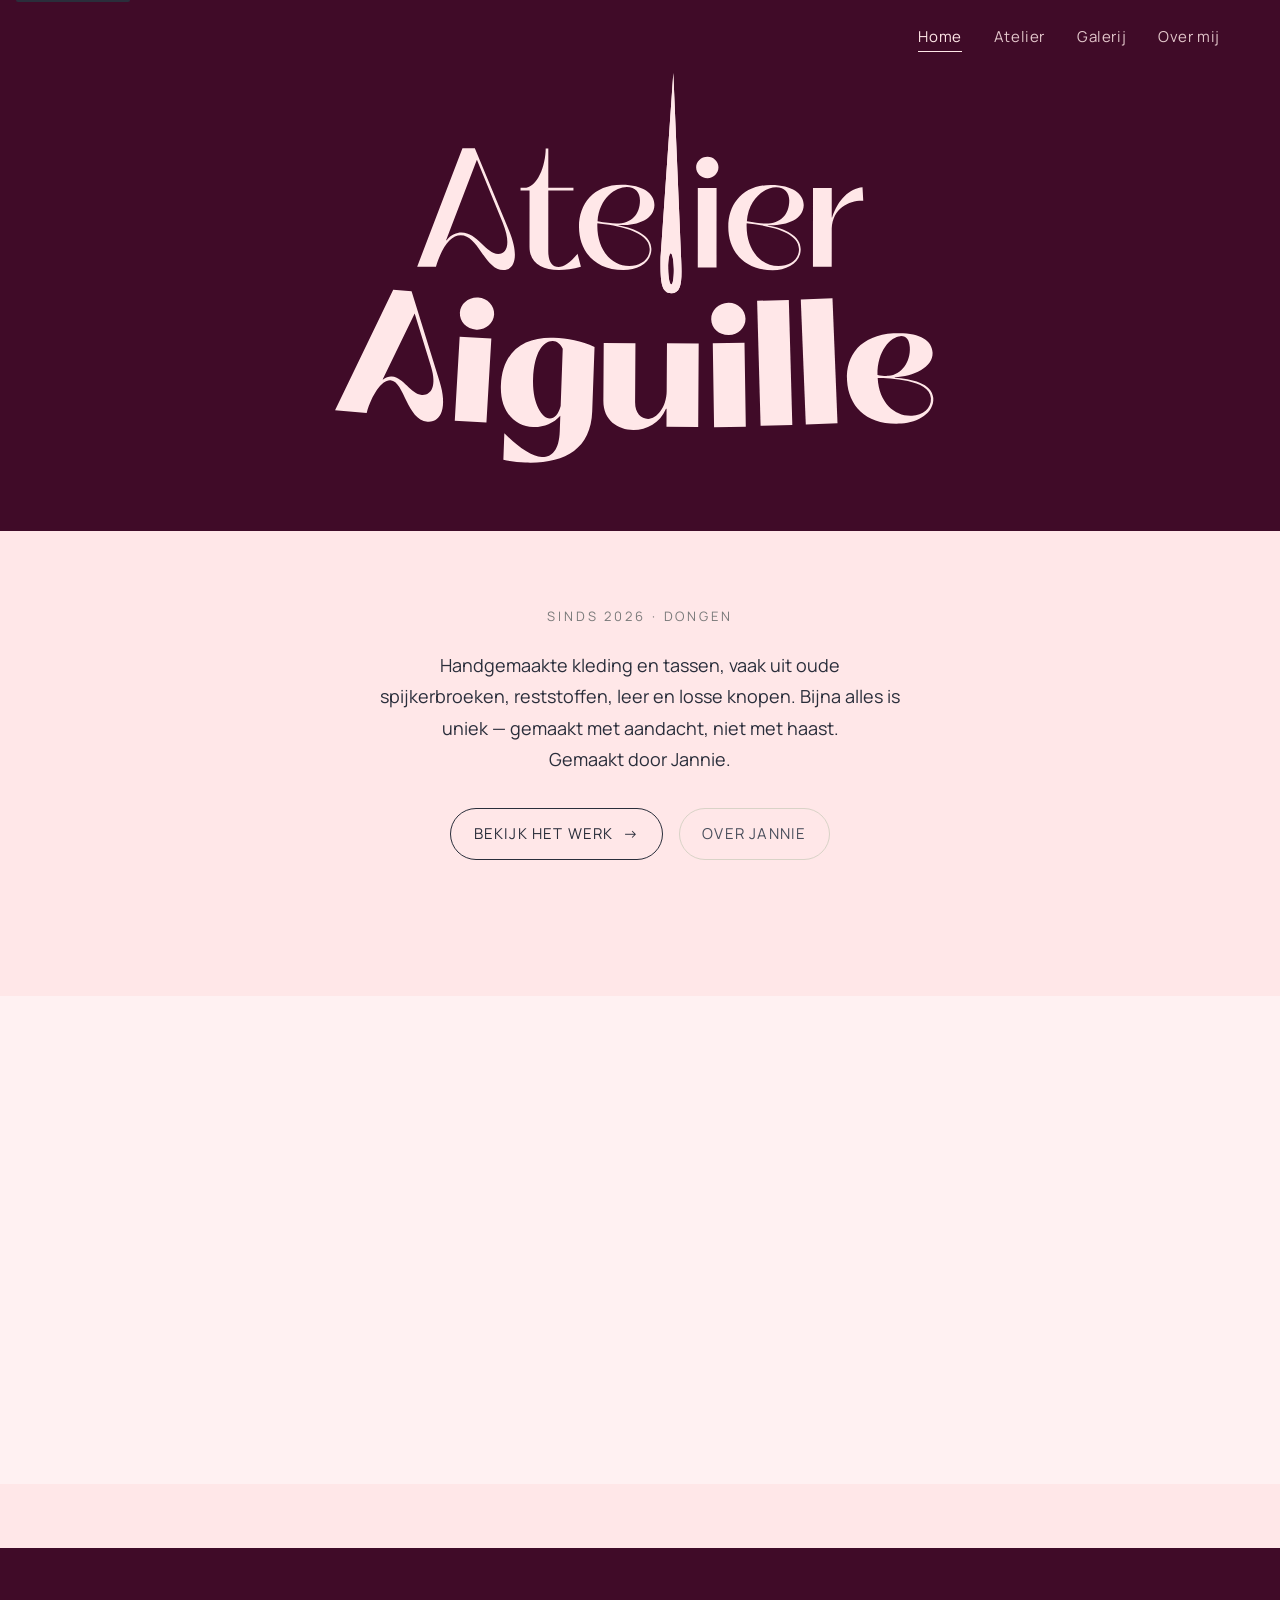
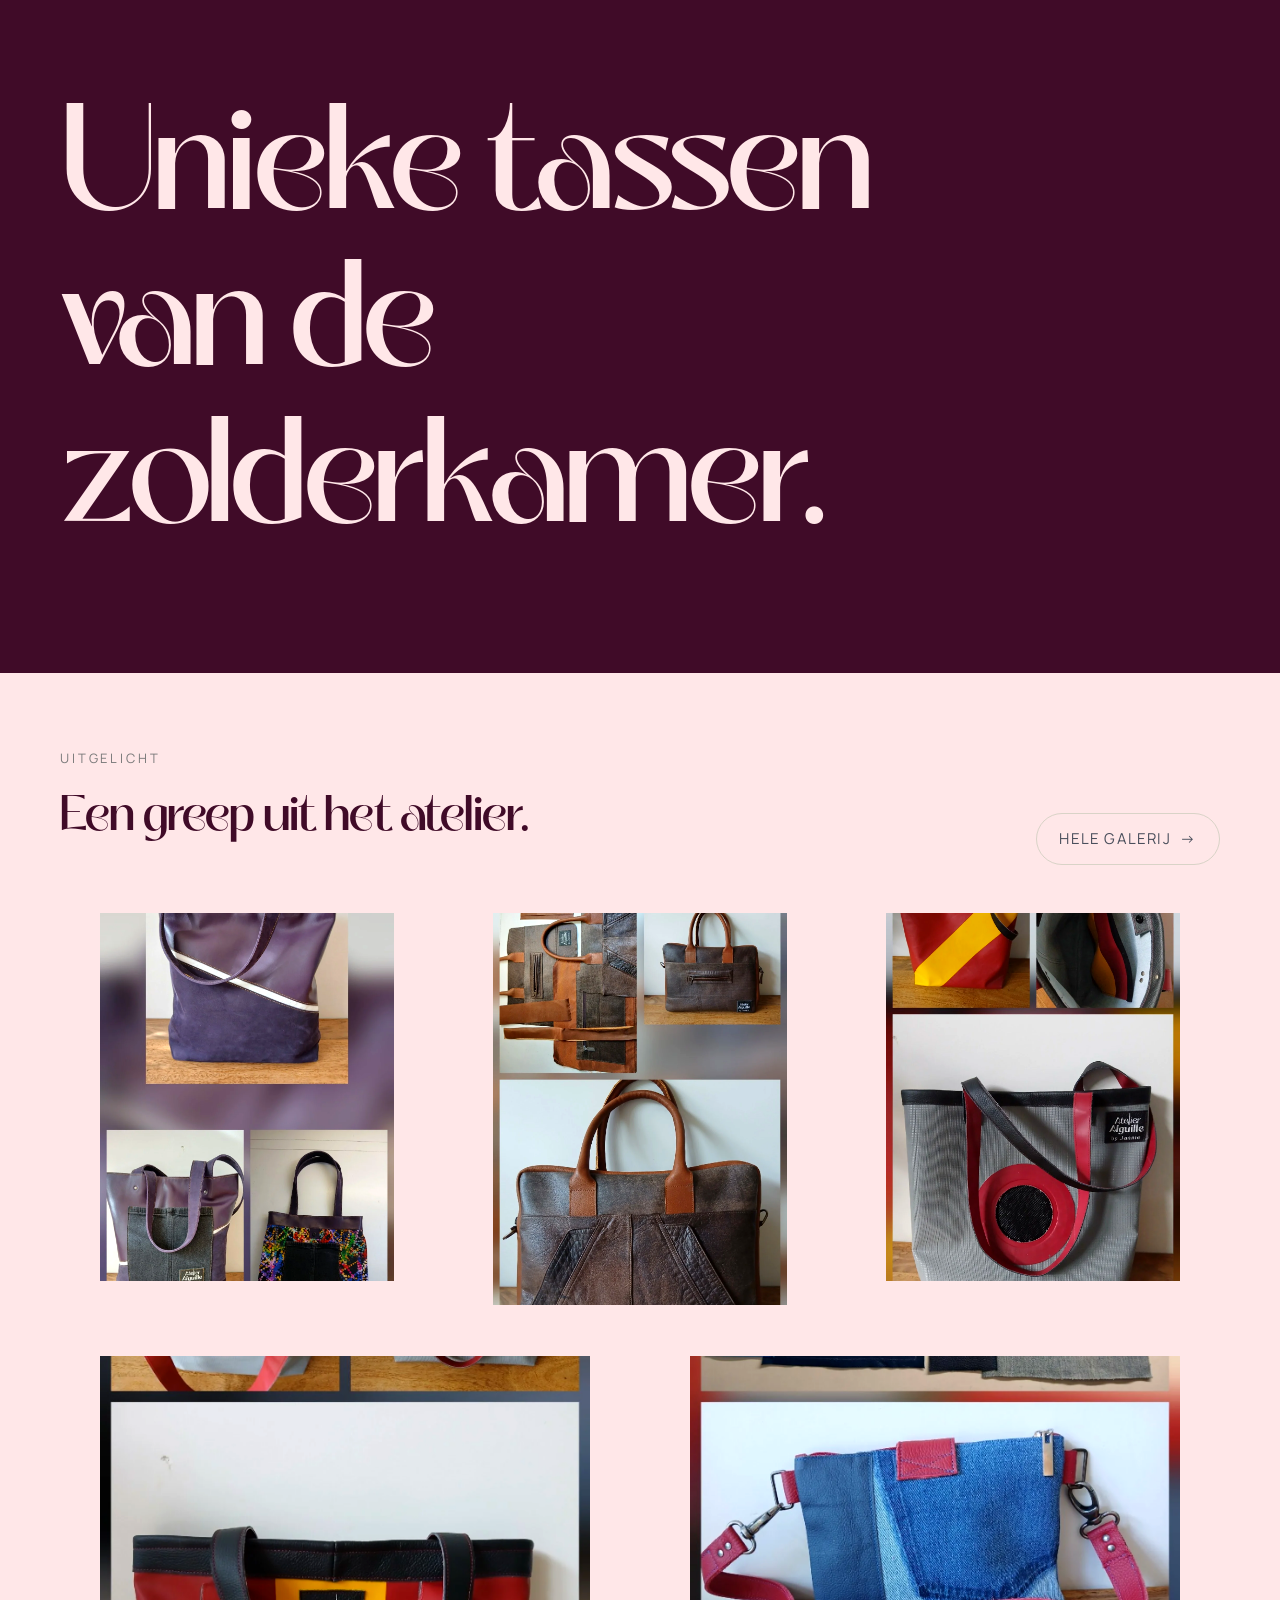
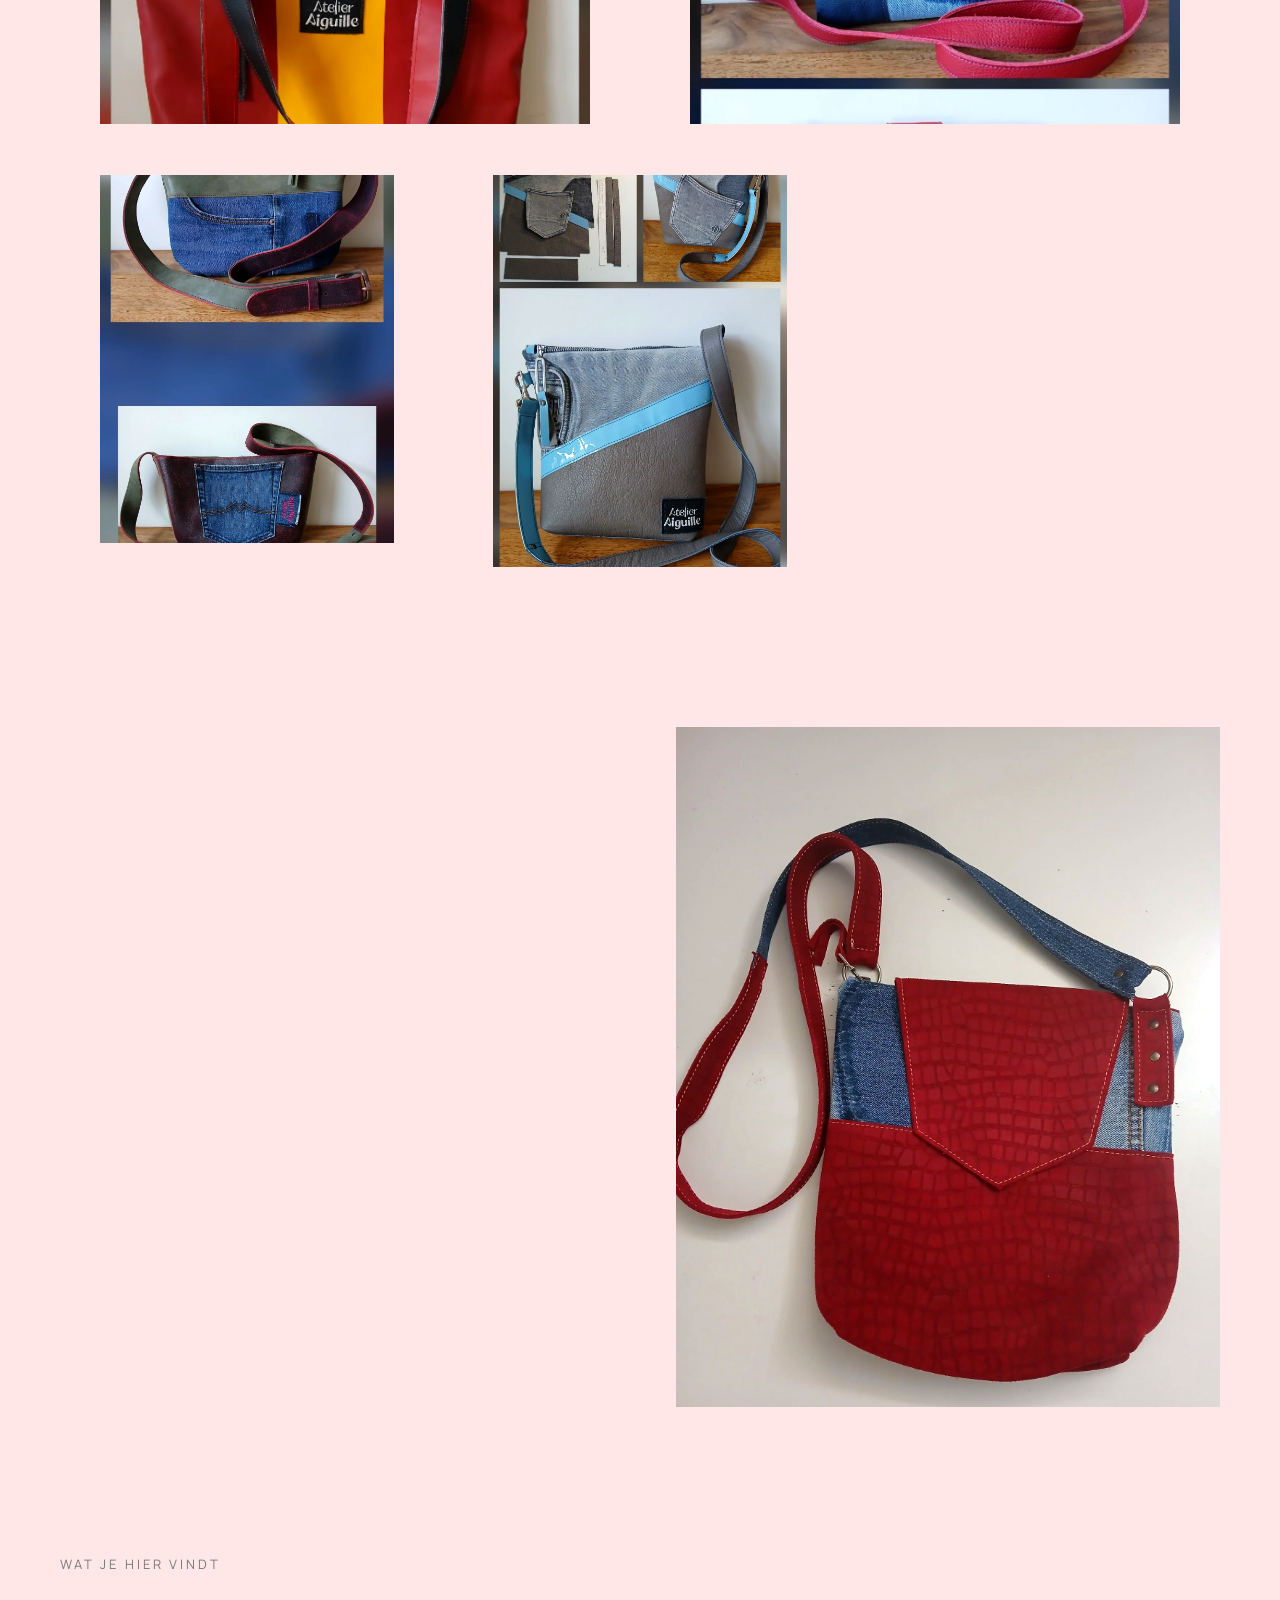
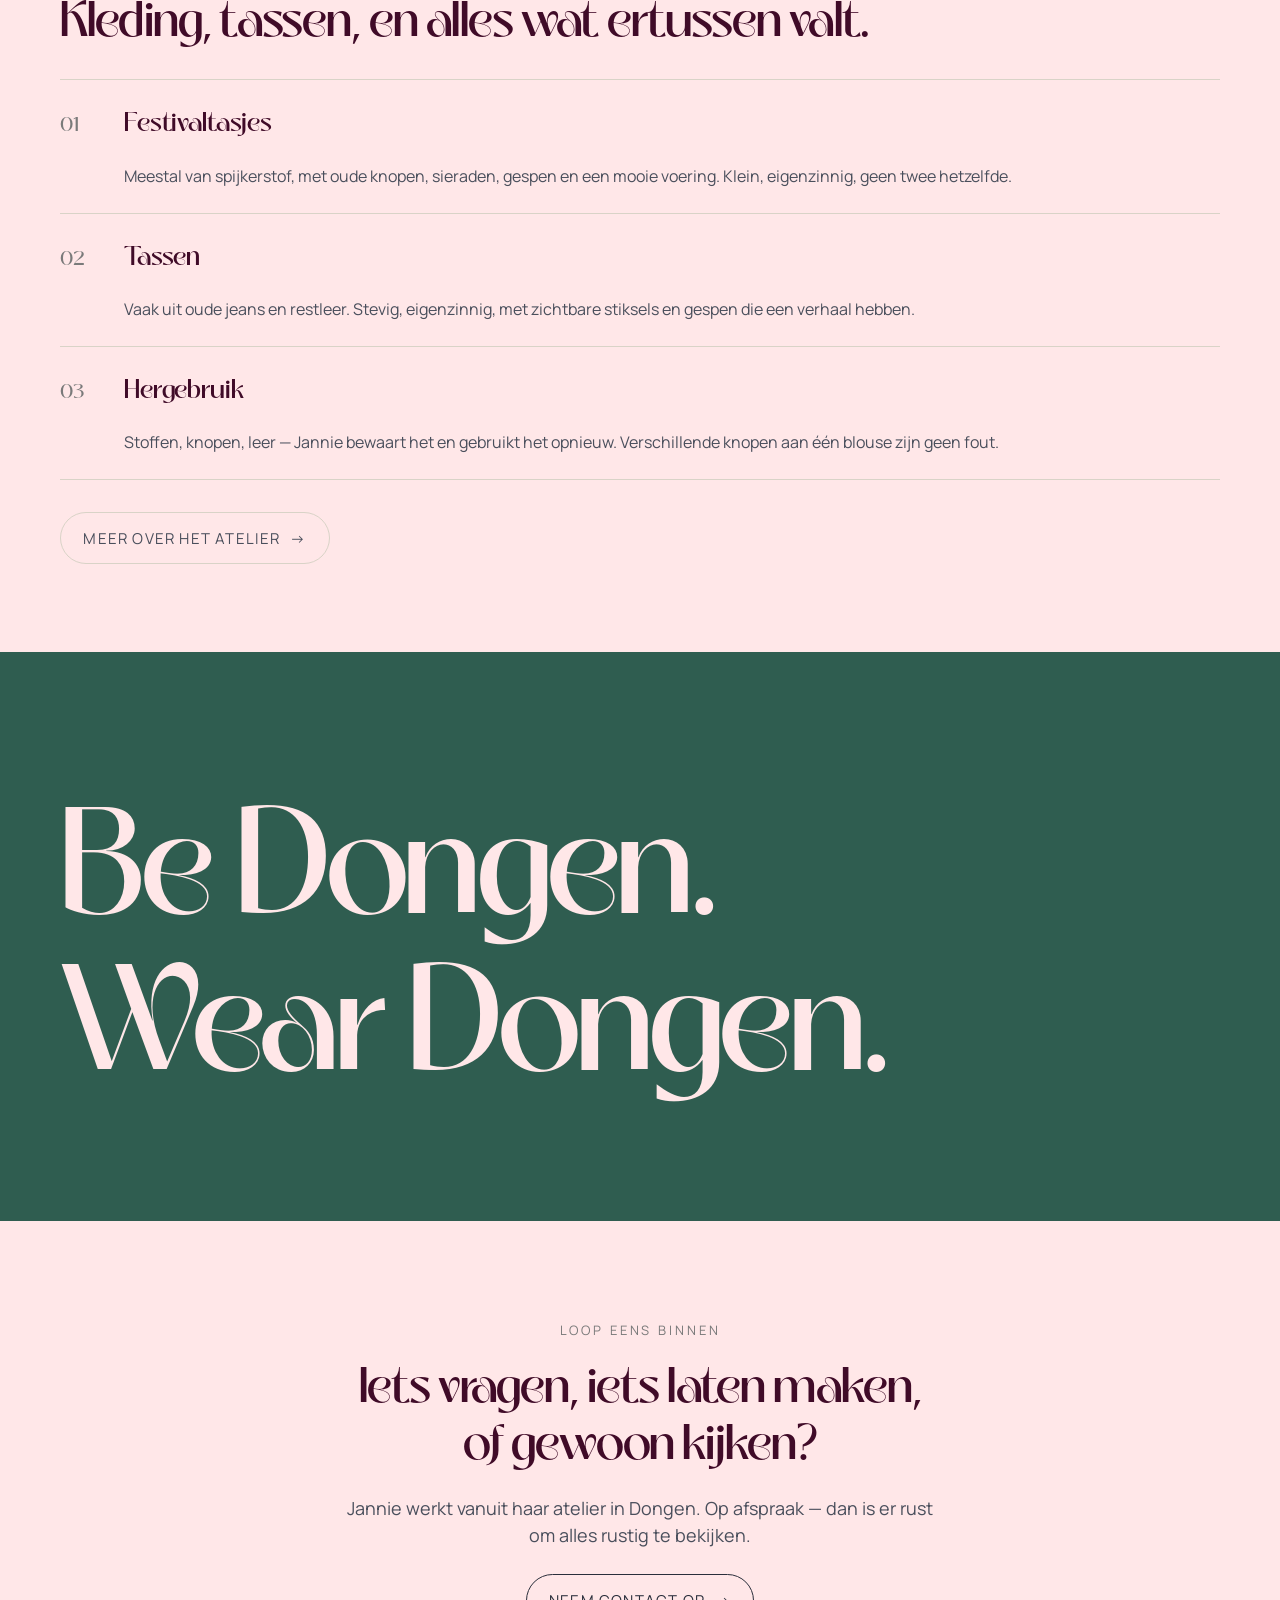
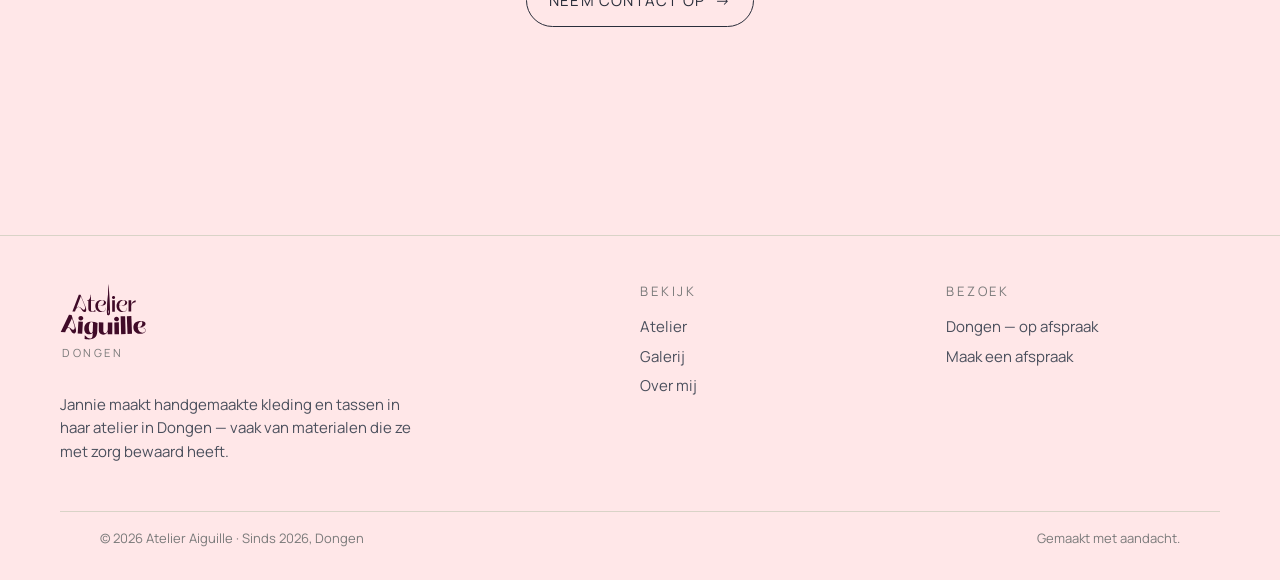
<file: index.html>
<!doctype html>
<html lang="nl">
<head>
  <meta charset="utf-8" />
  <meta name="viewport" content="width=device-width, initial-scale=1" />
  <title>Atelier Aiguille — handgemaakte kleding &amp; tassen uit Dongen</title>
  <meta name="description" content="Atelier Aiguille is Jannie. Handgemaakte kleding en tassen, vaak van hergebruikte materialen. Sinds 2026, Dongen." />
  <link rel="icon" type="image/svg+xml" href="assets/img/favicon.svg" />
  <link rel="stylesheet" href="assets/css/main.css?v=2606042200" />
  <meta name="theme-color" content="#400B28" />
</head>
<body class="is-home">
  <a class="skip-link" href="#main">Naar inhoud</a>

  <header class="site-header">
    <div class="container site-header__inner">
      <a href="index.html" class="brand" aria-label="Atelier Aiguille — naar home">
        <img class="brand__logo" src="assets/img/logo-wordmark.svg" alt="Atelier Aiguille" />
      </a>

      <nav class="nav" aria-label="Hoofdnavigatie">
        <button class="nav-toggle" type="button" aria-controls="primary-nav" aria-expanded="false">
          <span class="sr-only">Menu</span>
          <span class="nav-toggle__bars" aria-hidden="true"></span>
        </button>
        <ul class="nav__list" id="primary-nav">
          <li><a class="nav__link" href="index.html">Home</a></li>
          <li><a class="nav__link" href="atelier.html">Atelier</a></li>
          <li><a class="nav__link" href="galerij.html">Galerij</a></li>
          <li><a class="nav__link" href="over.html">Over mij</a></li>
        </ul>
      </nav>
    </div>
  </header>

  <main id="main">
    <section class="hero-banner" aria-label="Atelier Aiguille">
      <h1 class="sr-only">Atelier Aiguille</h1>
      <img class="hero-banner__art" src="assets/img/logo-wordmark-filled.svg" alt="Atelier Aiguille" />
    </section>

    <section class="container hero-intro" data-reveal>
      <span class="eyebrow hero-intro__tagline">Sinds 2026 · Dongen</span>
      <p class="hero-intro__lead">
        Handgemaakte kleding en tassen, vaak uit oude spijkerbroeken,
        reststoffen, leer en losse knopen. Bijna alles is uniek —
        gemaakt met aandacht, niet met haast.<br/>
        Gemaakt door Jannie.
      </p>
      <div class="hero-intro__cta">
        <a class="btn" href="galerij.html">Bekijk het werk <span class="btn__arrow" aria-hidden="true">→</span></a>
        <a class="btn btn--ghost" href="over.html">Over Jannie</a>
      </div>
    </section>

    <figure class="feature-image feature-image--slideshow" data-reveal>
      <img src="assets/img/fotos-website-32.webp" alt="Twee schoudertassen in paars, blauw en cognackleurig leer" width="2000" height="1500" />
      <img src="assets/img/fotos-website-14.webp" alt="Donkerblauwe handtas met denim voorvak en rode rits" width="2000" height="1500" loading="lazy" />
      <img src="assets/img/fotos-website-23.webp" alt="Rode leren schoudertas met denim accenten" width="1500" height="2000" loading="lazy" />
      <img src="assets/img/fotos-website-19.webp" alt="Donkerblauwe en groene schoudertas met gele gesp" width="1500" height="2000" loading="lazy" />
      <img src="assets/img/fotos-website-28.webp" alt="Grijze leren schoudertas met een brede band en gesp" width="1500" height="2000" loading="lazy" />
      <img src="assets/img/fotos-website-12.webp" alt="Groene handtas en bijpassende etuis met lichte en denim vlakken" width="2000" height="1500" loading="lazy" />
    </figure>

    <section class="inverse">
      <div class="container claim">
        <h2 class="claim__title" data-reveal>Unieke tassen<br/>van de zolderkamer.</h2>
      </div>
    </section>

    <section class="container section">
      <div style="display:flex; align-items:end; justify-content:space-between; gap: var(--space-4); flex-wrap: wrap;" data-reveal>
        <div>
          <span class="eyebrow">Uitgelicht</span>
          <h2>Een greep uit het atelier.</h2>
        </div>
        <a class="btn btn--ghost" href="galerij.html">Hele galerij <span class="btn__arrow" aria-hidden="true">→</span></a>
      </div>

      <div class="gallery" style="margin-top: var(--space-5)">
        <figure class="gallery__item" data-reveal><img src="assets/img/fotos-website-40.webp" alt="Paarse handtas met lichte rand en bedrukte binnenvoering — collage" width="1125" height="2000" loading="lazy" /></figure>
        <figure class="gallery__item" data-reveal><img src="assets/img/fotos-website-39.webp" alt="Bruine leren handtas met denim voorvak — collage" width="1125" height="2000" loading="lazy" /></figure>
        <figure class="gallery__item" data-reveal><img src="assets/img/fotos-website-38.webp" alt="Grijze handtas met rode ronde details en gekleurde voering — collage" width="1125" height="2000" loading="lazy" /></figure>
        <figure class="gallery__item gallery__item--hide-mobile" data-reveal><img src="assets/img/fotos-website-37.webp" alt="Handtas in rood, geel en groen leer met ronde details — collage" width="1125" height="2000" loading="lazy" /></figure>
        <figure class="gallery__item gallery__item--hide-mobile" data-reveal><img src="assets/img/fotos-website-36.webp" alt="Blauwe en denim handtas met roze en rode accenten — collage" width="1125" height="2000" loading="lazy" /></figure>
        <figure class="gallery__item gallery__item--hide-mobile" data-reveal><img src="assets/img/fotos-website-35.webp" alt="Blauwe handtas met schouderband — voor- en achterzijde" width="1125" height="2000" loading="lazy" /></figure>
        <figure class="gallery__item gallery__item--hide-mobile" data-reveal><img src="assets/img/fotos-website-34.webp" alt="Grijze schoudertas met lichtblauw accent — collage" width="1125" height="2000" loading="lazy" /></figure>
      </div>
    </section>

    <section class="container section">
      <div class="split">
        <div data-reveal>
          <span class="eyebrow">Over het atelier</span>
          <h2>Stof, knopen, tijd.</h2>
          <p class="lead">
            Een losse lap stof wordt langzaam een kledingstuk. Een oude
            spijkerbroek krijgt een tweede leven als tas. Jannie houdt
            van het puzzelen, het combineren, het netjes afwerken.
          </p>
          <p>
            Het is geen mode in de snelle zin. Geen collectie die volgend
            seizoen vervangen wordt. Het zijn stukken die je lang draagt,
            omdat ze met aandacht zijn gemaakt — en omdat ze ergens
            vandaan komen.
          </p>
          <p style="margin-top: var(--space-4)">
            <a href="over.html" class="btn btn--ghost">Lees verder <span class="btn__arrow" aria-hidden="true">→</span></a>
          </p>
        </div>
        <div class="split__media" data-reveal>
          <img src="assets/img/fotos-website-23.webp" alt="Rode leren schoudertas met denim accenten" width="1500" height="2000" loading="lazy" />
        </div>
      </div>
    </section>

    <section class="container section">
      <div data-reveal>
        <span class="eyebrow">Wat je hier vindt</span>
        <h2>Kleding, tassen, en alles wat ertussen valt.</h2>
      </div>
      <ul class="services">
        <li data-reveal>
          <span class="services__num">01</span>
          <div>
            <h3 class="services__title">Festivaltasjes</h3>
            <p class="services__desc">Meestal van spijkerstof, met oude knopen, sieraden, gespen en een mooie voering. Klein, eigenzinnig, geen twee hetzelfde.</p>
          </div>
        </li>
        <li data-reveal>
          <span class="services__num">02</span>
          <div>
            <h3 class="services__title">Tassen</h3>
            <p class="services__desc">Vaak uit oude jeans en restleer. Stevig, eigenzinnig, met zichtbare stiksels en gespen die een verhaal hebben.</p>
          </div>
        </li>
        <li data-reveal>
          <span class="services__num">03</span>
          <div>
            <h3 class="services__title">Hergebruik</h3>
            <p class="services__desc">Stoffen, knopen, leer — Jannie bewaart het en gebruikt het opnieuw. Verschillende knopen aan één blouse zijn geen fout.</p>
          </div>
        </li>
      </ul>
      <p style="margin-top: var(--space-5)">
        <a href="atelier.html" class="btn btn--ghost">Meer over het atelier <span class="btn__arrow" aria-hidden="true">→</span></a>
      </p>
    </section>

    <section class="inverse inverse--green">
      <div class="container claim">
        <h2 class="claim__title" data-reveal>Be Dongen.<br/>Wear Dongen.</h2>
      </div>
    </section>

    <section class="container section--lg" aria-labelledby="cta-title">
      <div style="text-align:center; max-width: 60ch; margin-inline:auto;" data-reveal>
        <span class="eyebrow">Loop eens binnen</span>
        <h2 id="cta-title">Iets vragen, iets laten maken, of gewoon kijken?</h2>
        <p class="lead" style="margin-inline:auto">
          Jannie werkt vanuit haar atelier in Dongen. Op afspraak — dan
          is er rust om alles rustig te bekijken.
        </p>
        <p style="margin-top: var(--space-4)">
          <a class="btn" href="over.html#contact">Neem contact op <span class="btn__arrow" aria-hidden="true">→</span></a>
        </p>
      </div>
    </section>
  </main>

  <footer class="site-footer">
    <div class="container">
      <div class="site-footer__inner">
        <div>
          <a href="index.html" class="footer__brand">
            <img class="footer__logo" src="assets/img/logo-wordmark.svg" alt="Atelier Aiguille" />
            <span class="footer__brand-sub">Dongen</span>
          </a>
          <p style="margin-top: var(--space-3); max-width: 40ch;">
            Jannie maakt handgemaakte kleding en tassen in haar atelier in Dongen — vaak van materialen die ze met zorg bewaard heeft.
          </p>
        </div>
        <div>
          <h4>Bekijk</h4>
          <ul>
            <li><a href="atelier.html">Atelier</a></li>
            <li><a href="galerij.html">Galerij</a></li>
            <li><a href="over.html">Over mij</a></li>
          </ul>
        </div>
        <div>
          <h4>Bezoek</h4>
          <ul>
            <li>Dongen — op afspraak</li>
            <li><a href="over.html#contact">Maak een afspraak</a></li>
          </ul>
        </div>
      </div>
      <div class="container site-footer__bottom">
        <span>© <span id="year"></span> Atelier Aiguille · Sinds 2026, Dongen</span>
        <span>Gemaakt met aandacht.</span>
      </div>
    </div>
  </footer>

  <div class="lightbox" aria-hidden="true">
    <button class="lightbox__close" type="button" aria-label="Sluiten">✕</button>
    <img class="lightbox__img" alt="" />
  </div>

  <script>document.getElementById("year").textContent = new Date().getFullYear();</script>
  <script src="assets/js/main.js?v=202605150700"></script>
</body>
</html>
</file>
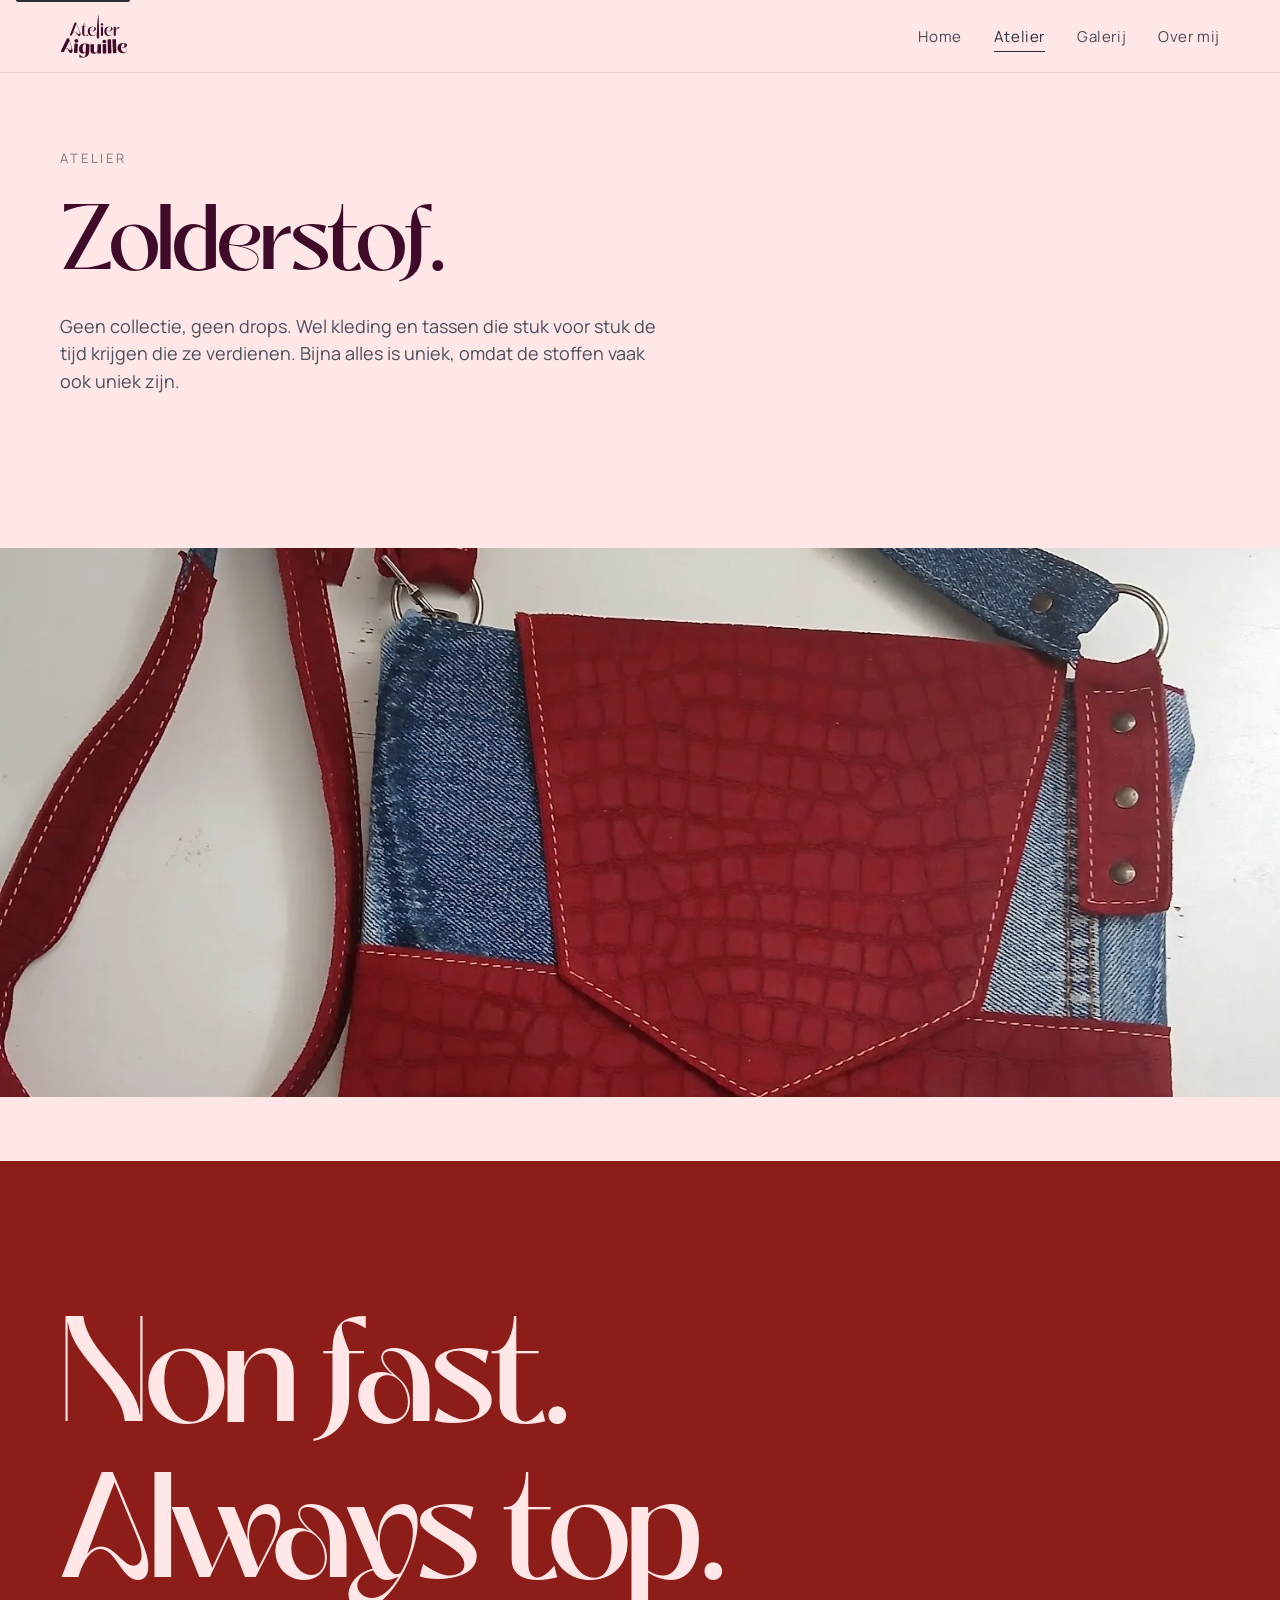
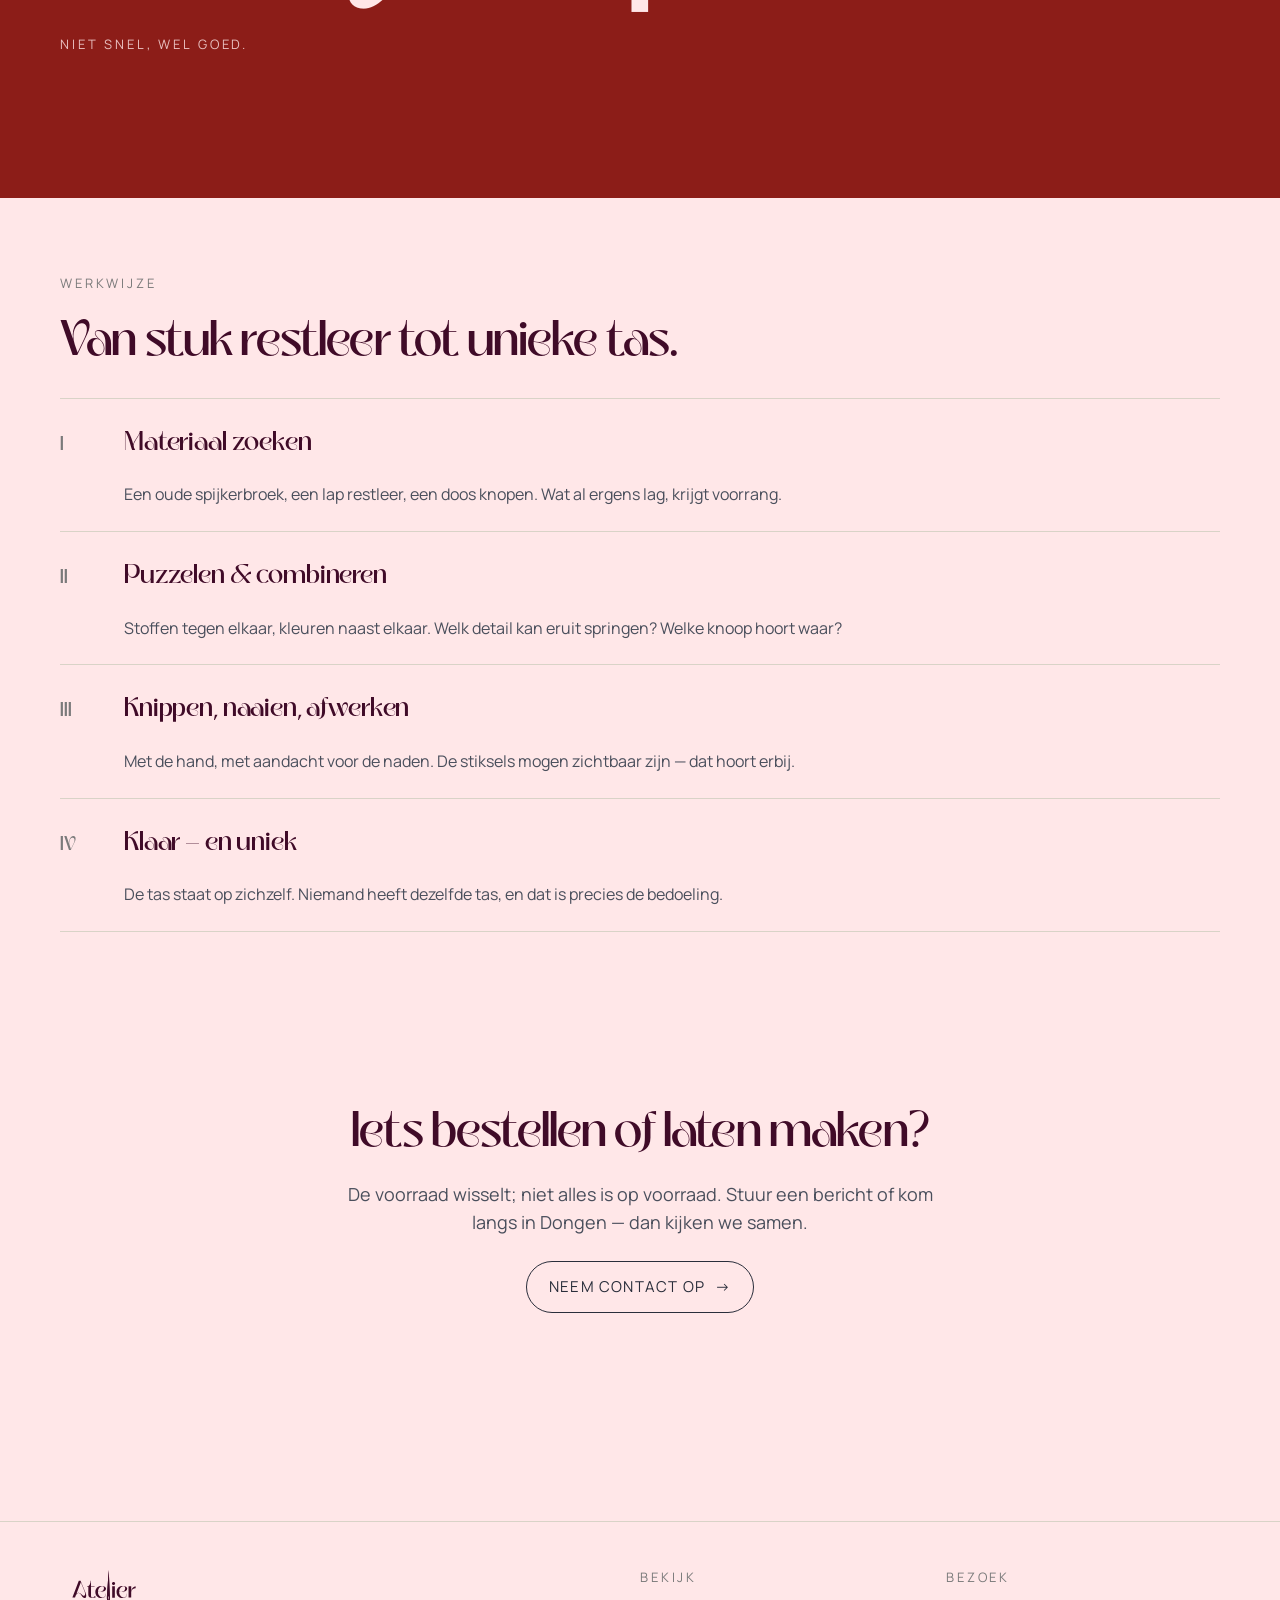
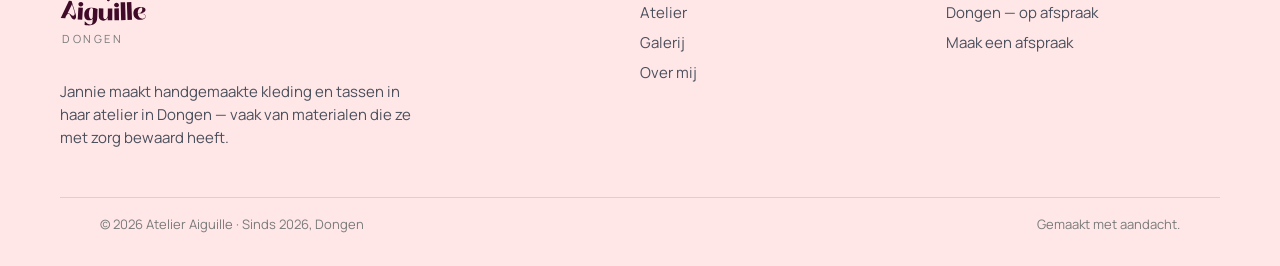
<file: atelier.html>
<!doctype html>
<html lang="nl">
<head>
  <meta charset="utf-8" />
  <meta name="viewport" content="width=device-width, initial-scale=1" />
  <title>Atelier — wat hier gemaakt wordt | Atelier Aiguille</title>
  <meta name="description" content="In het atelier maakt Jannie handgemaakte kleding en tassen, vaak van hergebruikte materialen. Lees over haar werkwijze." />
  <link rel="icon" type="image/svg+xml" href="assets/img/favicon.svg" />
  <link rel="stylesheet" href="assets/css/main.css?v=2605152012" />
  <meta name="theme-color" content="#400B28" />
</head>
<body>
  <a class="skip-link" href="#main">Naar inhoud</a>

  <header class="site-header">
    <div class="container site-header__inner">
      <a href="index.html" class="brand" aria-label="Atelier Aiguille — naar home">
        <img class="brand__logo" src="assets/img/logo-wordmark.svg" alt="Atelier Aiguille" />
      </a>
      <nav class="nav" aria-label="Hoofdnavigatie">
        <button class="nav-toggle" type="button" aria-controls="primary-nav" aria-expanded="false">
          <span class="sr-only">Menu</span><span class="nav-toggle__bars" aria-hidden="true"></span>
        </button>
        <ul class="nav__list" id="primary-nav">
          <li><a class="nav__link" href="index.html">Home</a></li>
          <li><a class="nav__link" href="atelier.html">Atelier</a></li>
          <li><a class="nav__link" href="galerij.html">Galerij</a></li>
          <li><a class="nav__link" href="over.html">Over mij</a></li>
        </ul>
      </nav>
    </div>
  </header>

  <main id="main">
    <section class="container section">
      <div style="max-width: 60ch" data-reveal>
        <span class="eyebrow">Atelier</span>
        <h1>Zolderstof.</h1>
        <p class="lead">
          Geen collectie, geen drops. Wel kleding en tassen die stuk
          voor stuk de tijd krijgen die ze verdienen. Bijna alles is
          uniek, omdat de stoffen vaak ook uniek zijn.
        </p>
      </div>
    </section>

    <figure class="wide-image" data-reveal>
      <img src="assets/img/fotos-website-23.webp" alt="Rode leren schoudertas met denim accenten" width="1500" height="2000" loading="lazy" />
    </figure>

    <section class="inverse inverse--rood">
      <div class="container claim">
        <h2 class="claim__title" data-reveal>Non fast.<br/>Always top.</h2>
        <p class="claim__sub">Niet snel, wel goed.</p>
      </div>
    </section>

    <section class="container section">
      <div data-reveal>
        <span class="eyebrow">Werkwijze</span>
        <h2>Van stuk restleer tot unieke tas.</h2>
      </div>

      <ol class="services" style="margin-top: var(--space-5)">
        <li data-reveal>
          <span class="services__num">I</span>
          <div>
            <h3 class="services__title">Materiaal zoeken</h3>
            <p class="services__desc">Een oude spijkerbroek, een lap restleer, een doos knopen. Wat al ergens lag, krijgt voorrang.</p>
          </div>
        </li>
        <li data-reveal>
          <span class="services__num">II</span>
          <div>
            <h3 class="services__title">Puzzelen &amp; combineren</h3>
            <p class="services__desc">Stoffen tegen elkaar, kleuren naast elkaar. Welk detail kan eruit springen? Welke knoop hoort waar?</p>
          </div>
        </li>
        <li data-reveal>
          <span class="services__num">III</span>
          <div>
            <h3 class="services__title">Knippen, naaien, afwerken</h3>
            <p class="services__desc">Met de hand, met aandacht voor de naden. De stiksels mogen zichtbaar zijn — dat hoort erbij.</p>
          </div>
        </li>
        <li data-reveal>
          <span class="services__num">IV</span>
          <div>
            <h3 class="services__title">Klaar — en uniek</h3>
            <p class="services__desc">De tas staat op zichzelf. Niemand heeft dezelfde tas, en dat is precies de bedoeling.</p>
          </div>
        </li>
      </ol>
    </section>

    <section class="container section--lg">
      <div style="text-align:center; max-width: 60ch; margin-inline:auto;" data-reveal>
        <h2>Iets bestellen of laten maken?</h2>
        <p class="lead" style="margin-inline:auto">
          De voorraad wisselt; niet alles is op voorraad. Stuur een
          bericht of kom langs in Dongen — dan kijken we samen.
        </p>
        <p style="margin-top: var(--space-4)">
          <a class="btn" href="over.html#contact">Neem contact op <span class="btn__arrow" aria-hidden="true">→</span></a>
        </p>
      </div>
    </section>
  </main>

  <footer class="site-footer">
    <div class="container">
      <div class="site-footer__inner">
        <div>
          <a href="index.html" class="footer__brand">
            <img class="footer__logo" src="assets/img/logo-wordmark.svg" alt="Atelier Aiguille" />
            <span class="footer__brand-sub">Dongen</span>
          </a>
          <p style="margin-top: var(--space-3); max-width: 40ch;">
            Jannie maakt handgemaakte kleding en tassen in haar atelier in Dongen — vaak van materialen die ze met zorg bewaard heeft.
          </p>
        </div>
        <div>
          <h4>Bekijk</h4>
          <ul>
            <li><a href="atelier.html">Atelier</a></li>
            <li><a href="galerij.html">Galerij</a></li>
            <li><a href="over.html">Over mij</a></li>
          </ul>
        </div>
        <div>
          <h4>Bezoek</h4>
          <ul>
            <li>Dongen — op afspraak</li>
            <li><a href="over.html#contact">Maak een afspraak</a></li>
          </ul>
        </div>
      </div>
      <div class="container site-footer__bottom">
        <span>© <span id="year"></span> Atelier Aiguille · Sinds 2026, Dongen</span>
        <span>Gemaakt met aandacht.</span>
      </div>
    </div>
  </footer>

  <div class="lightbox" aria-hidden="true">
    <button class="lightbox__close" type="button" aria-label="Sluiten">✕</button>
    <img class="lightbox__img" alt="" />
  </div>

  <script>document.getElementById("year").textContent = new Date().getFullYear();</script>
  <script src="assets/js/main.js?v=202605150700"></script>
</body>
</html>
</file>
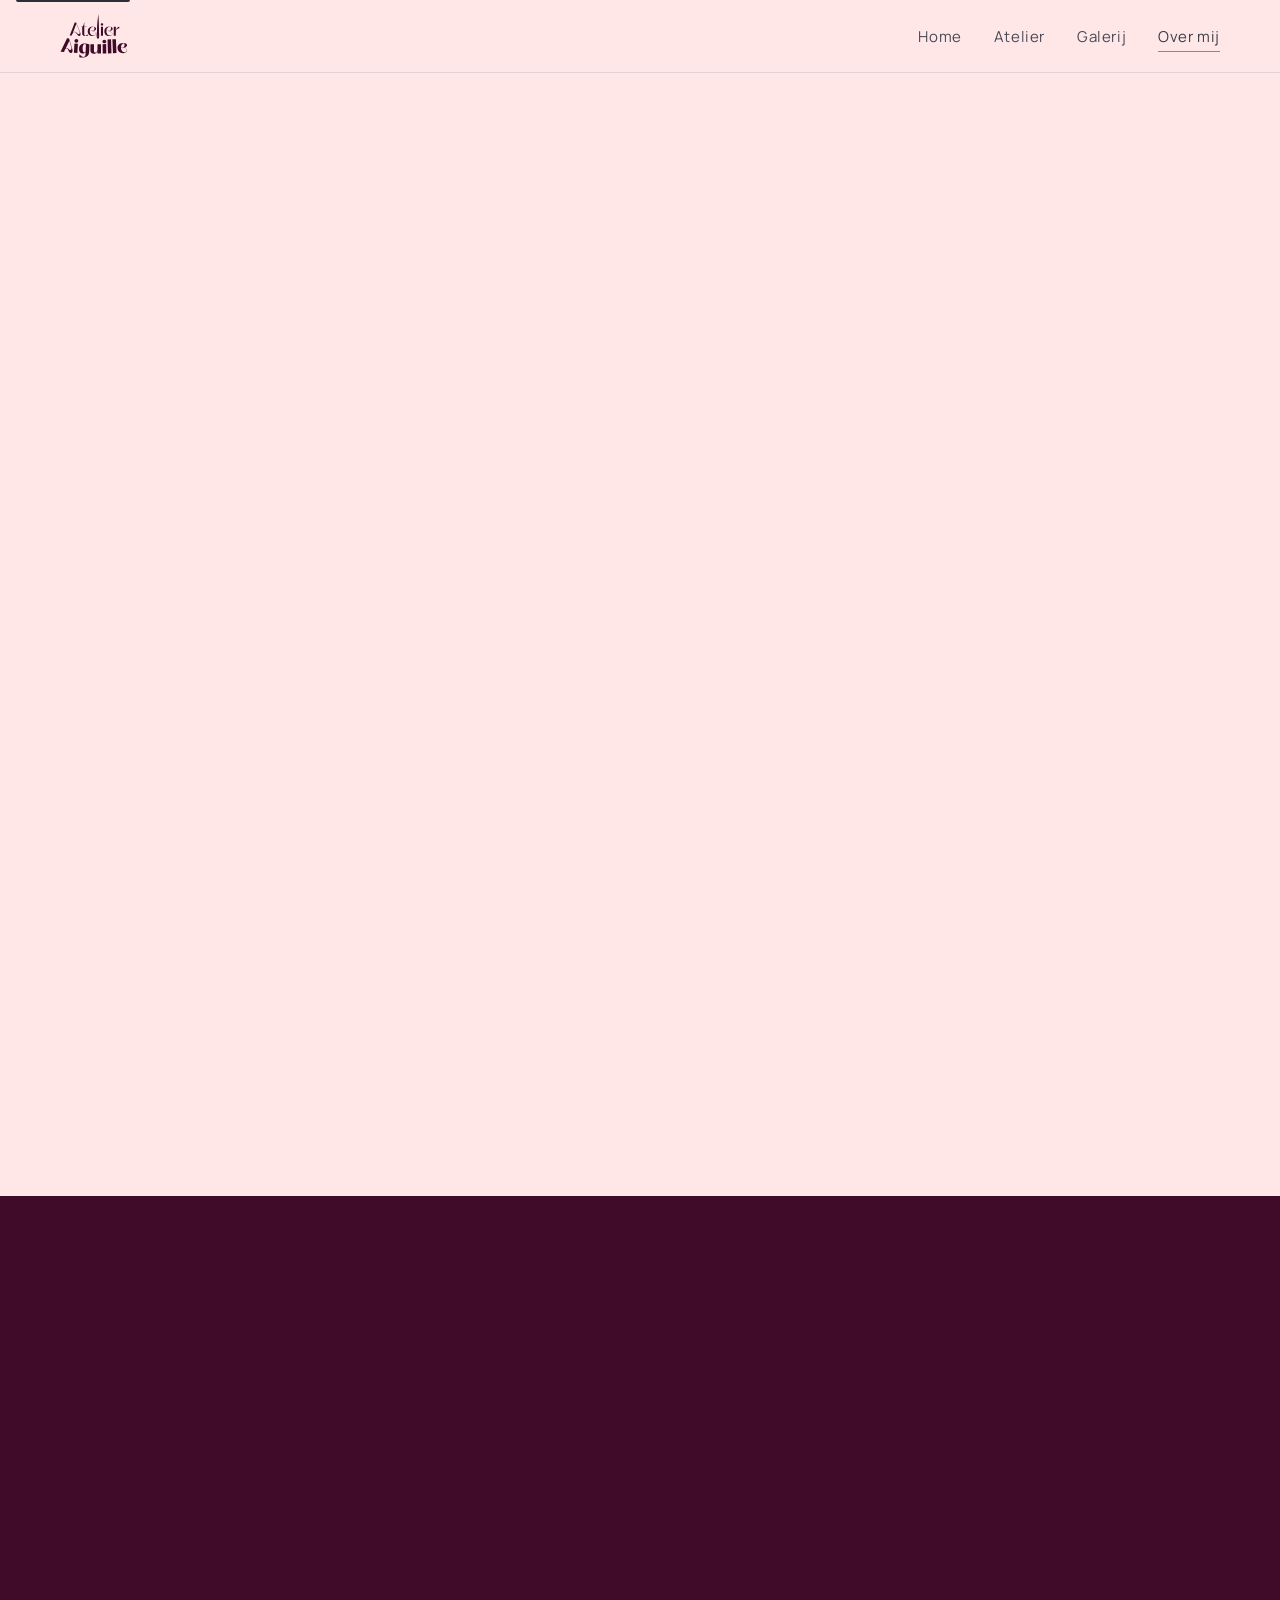
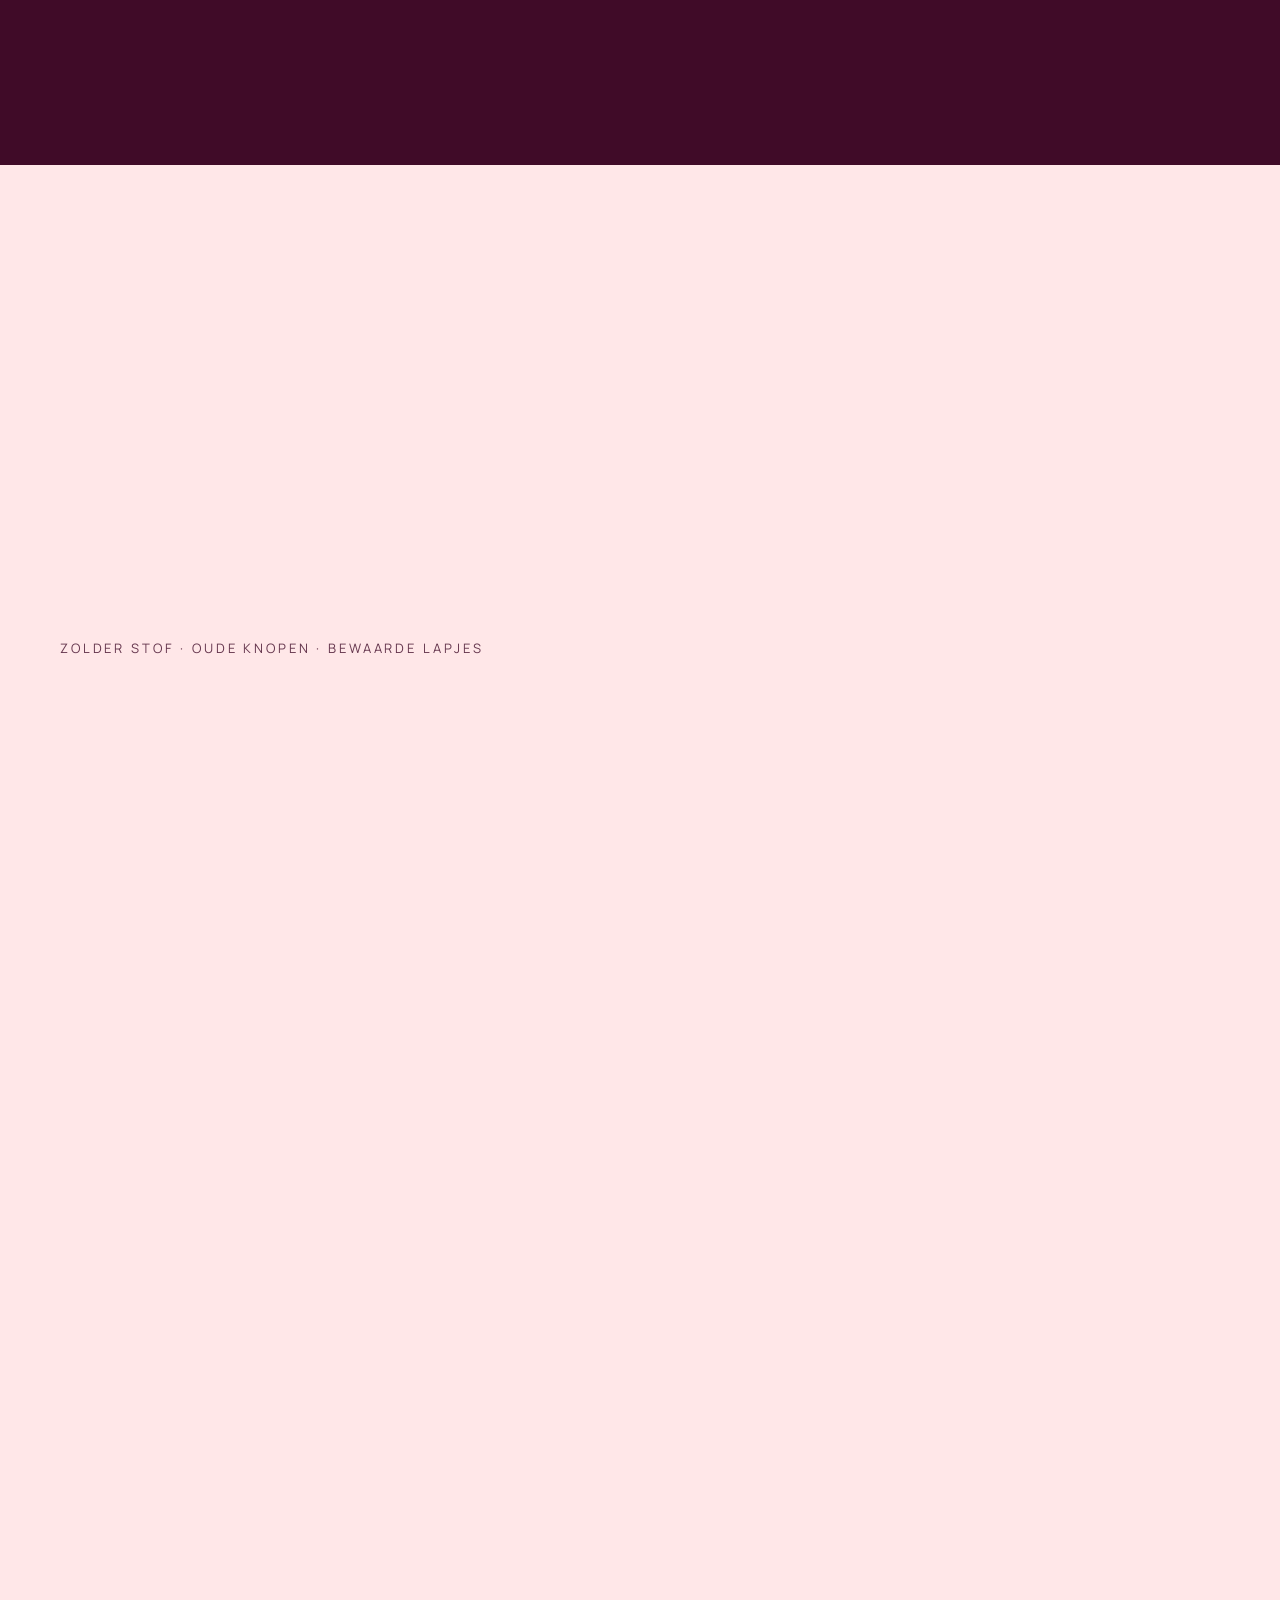
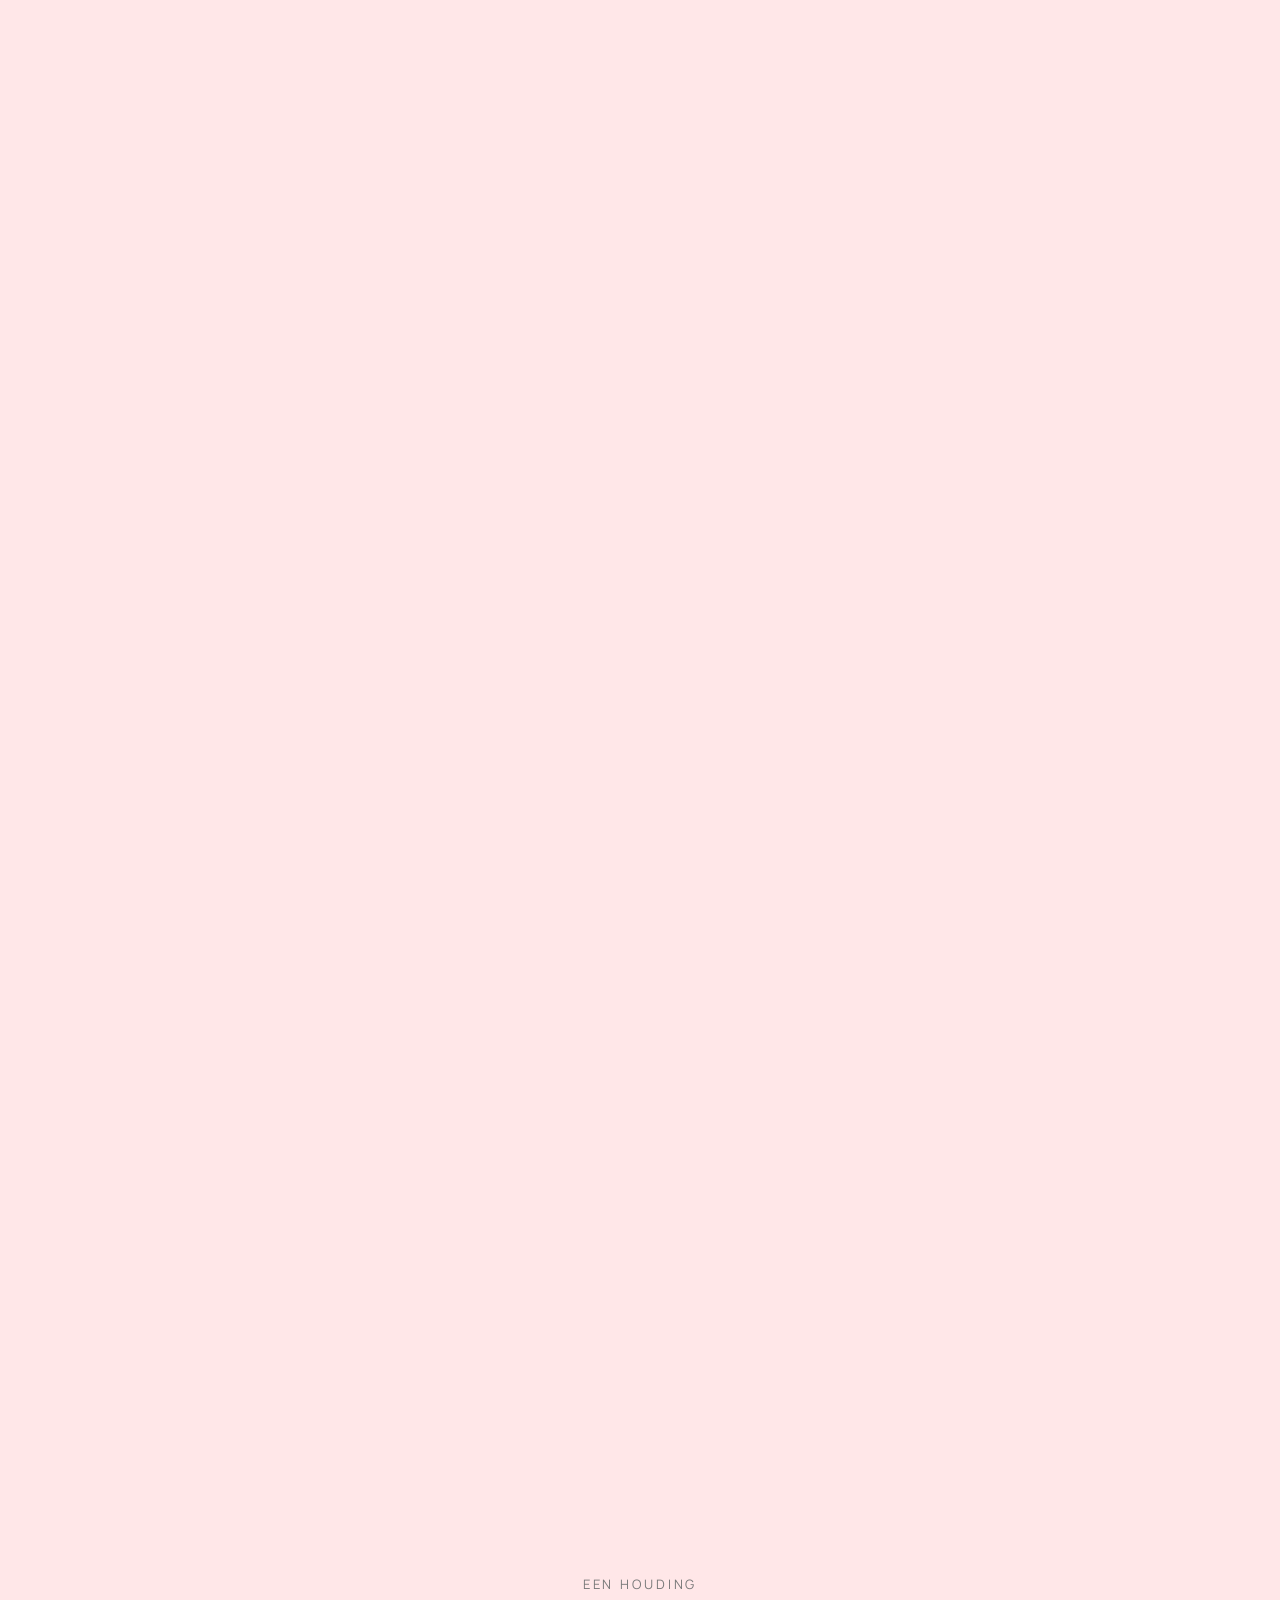
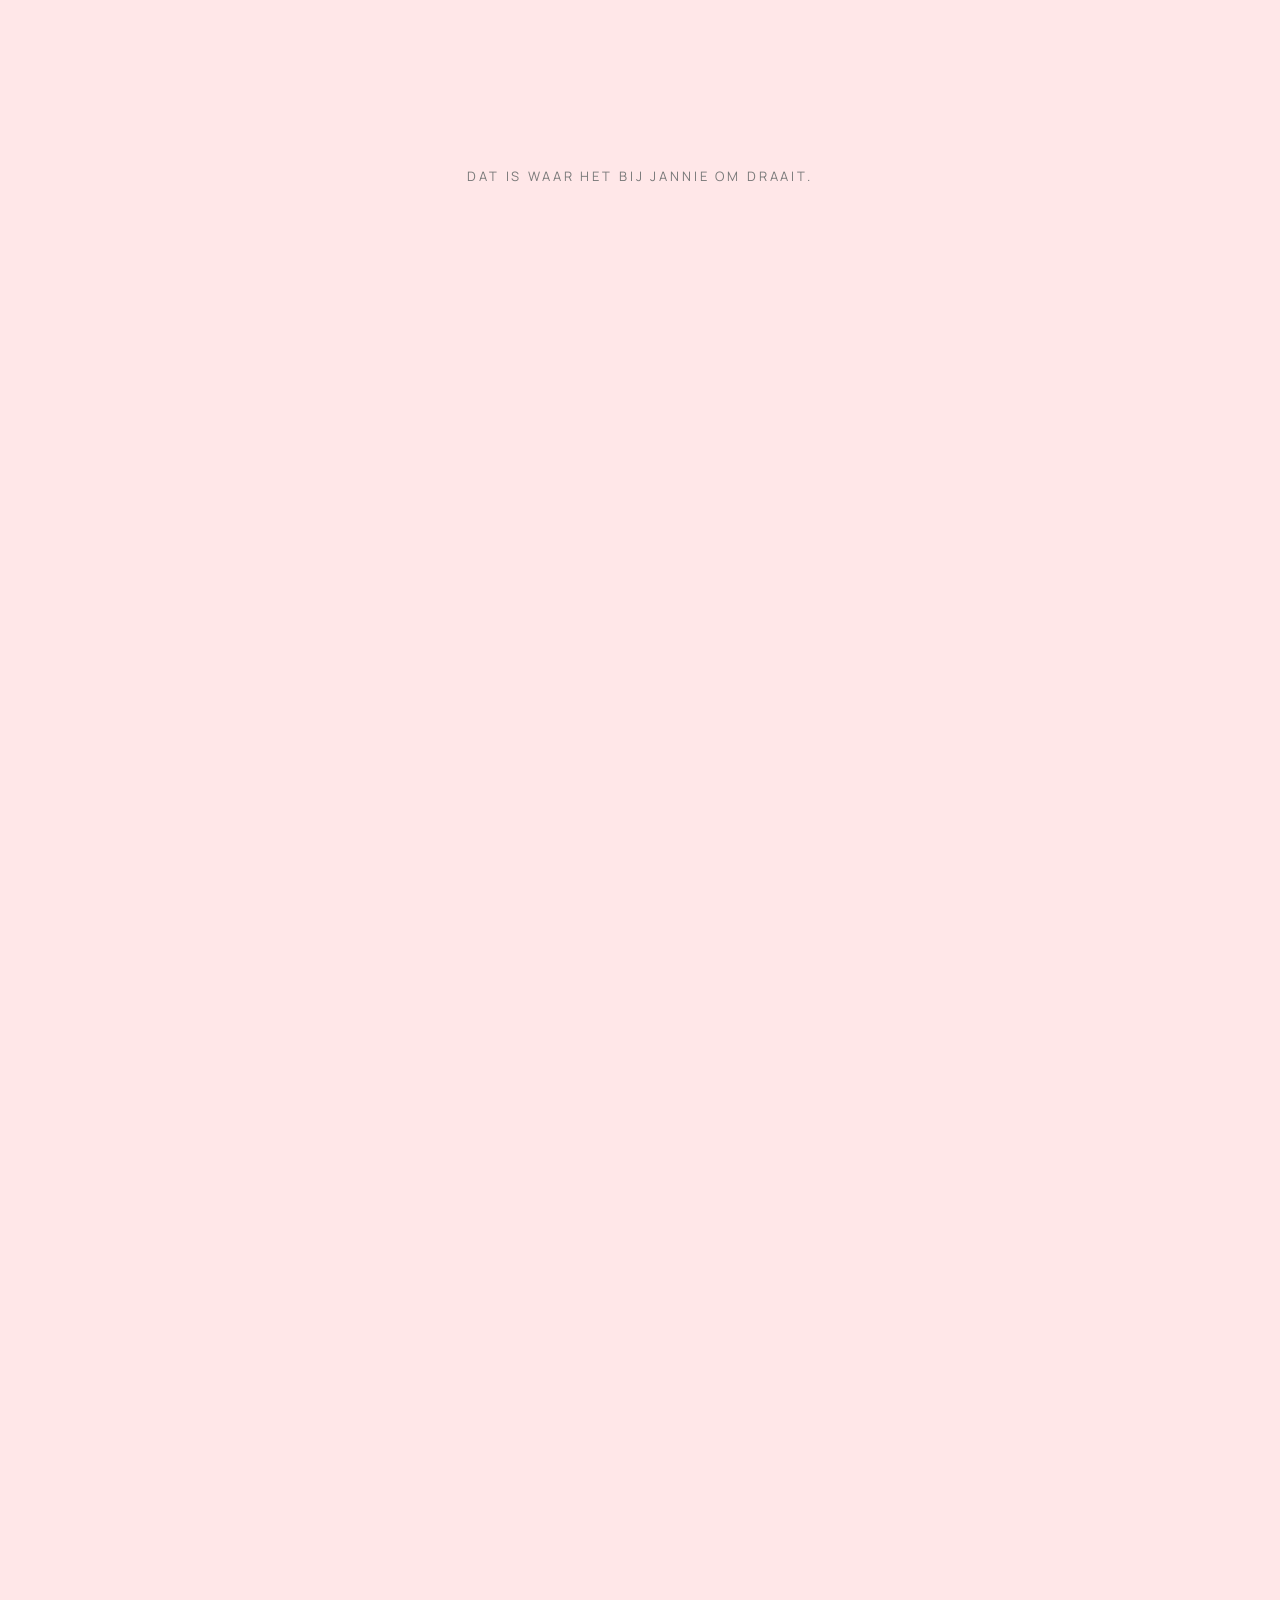
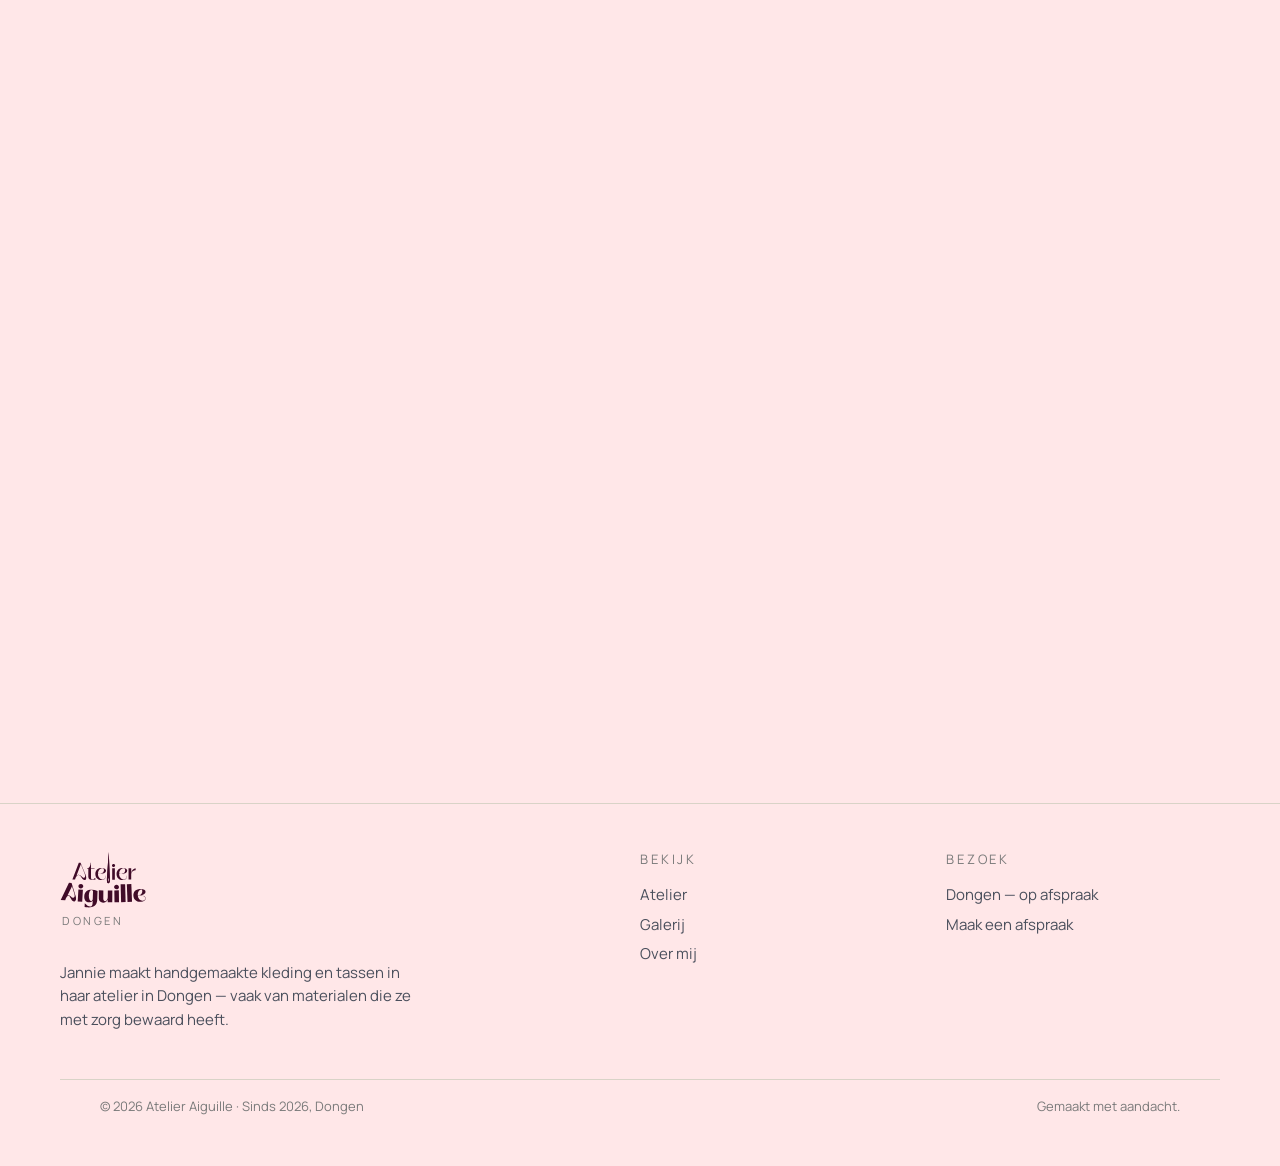
<file: contact.html>
<!doctype html>
<html lang="nl">
<head>
  <meta charset="utf-8" />
  <meta http-equiv="refresh" content="0; url=over.html#contact" />
  <link rel="canonical" href="over.html#contact" />
  <title>Contact — Atelier Aiguille</title>
</head>
<body>
  <p>Doorgestuurd naar <a href="over.html#contact">Over mij</a>.</p>
</body>
</html>
</file>
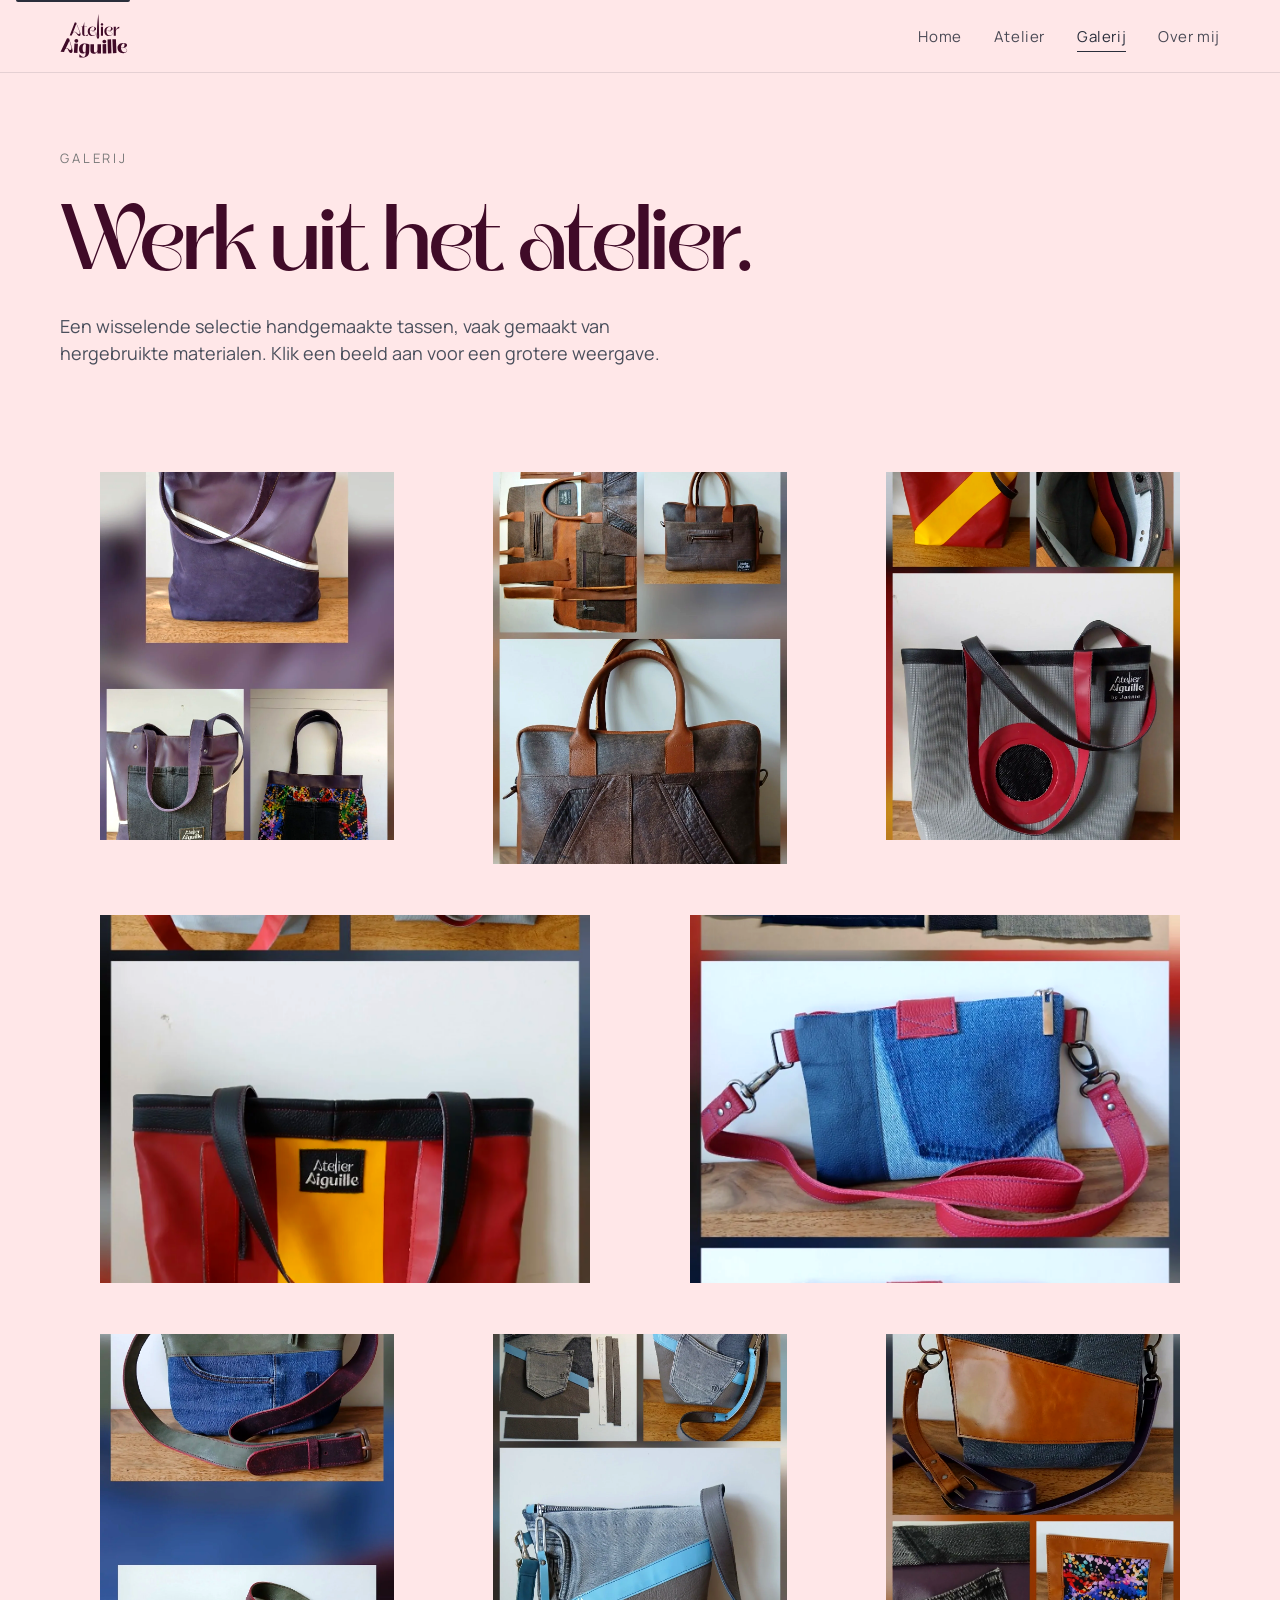
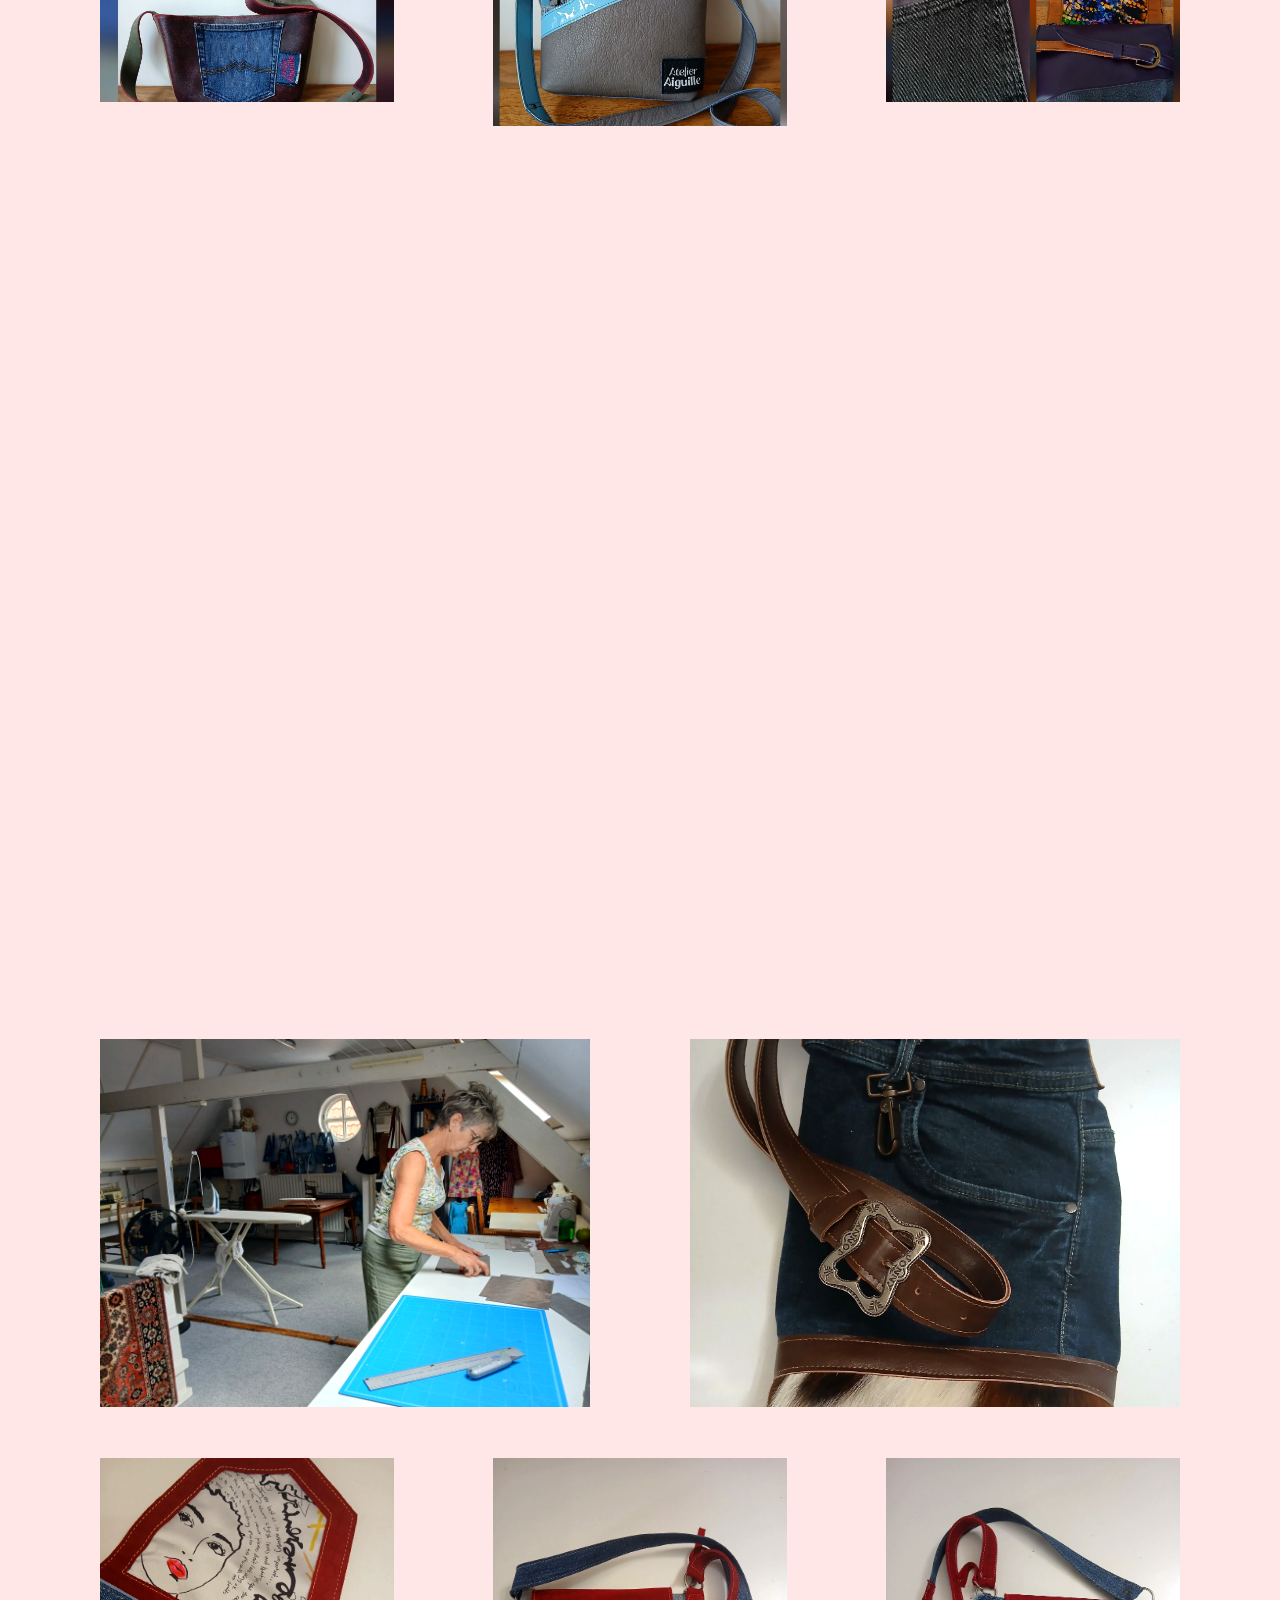
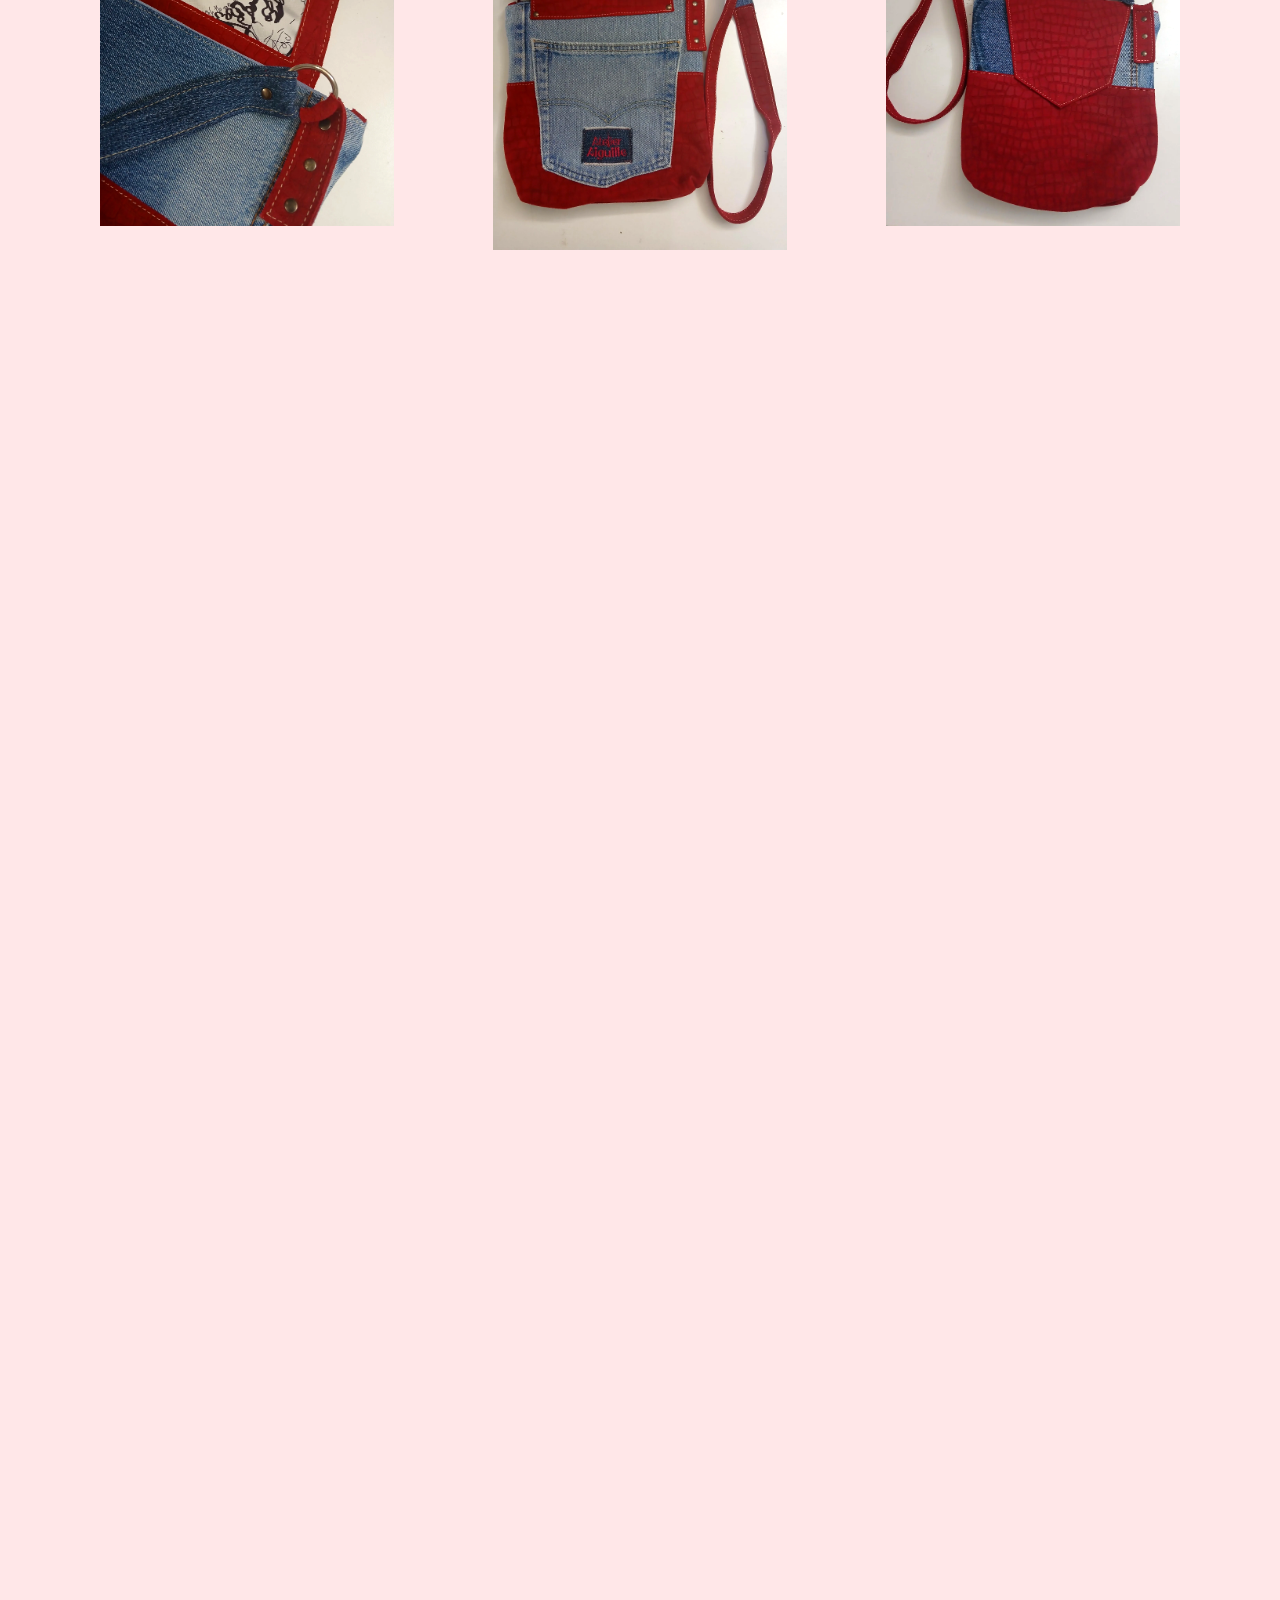
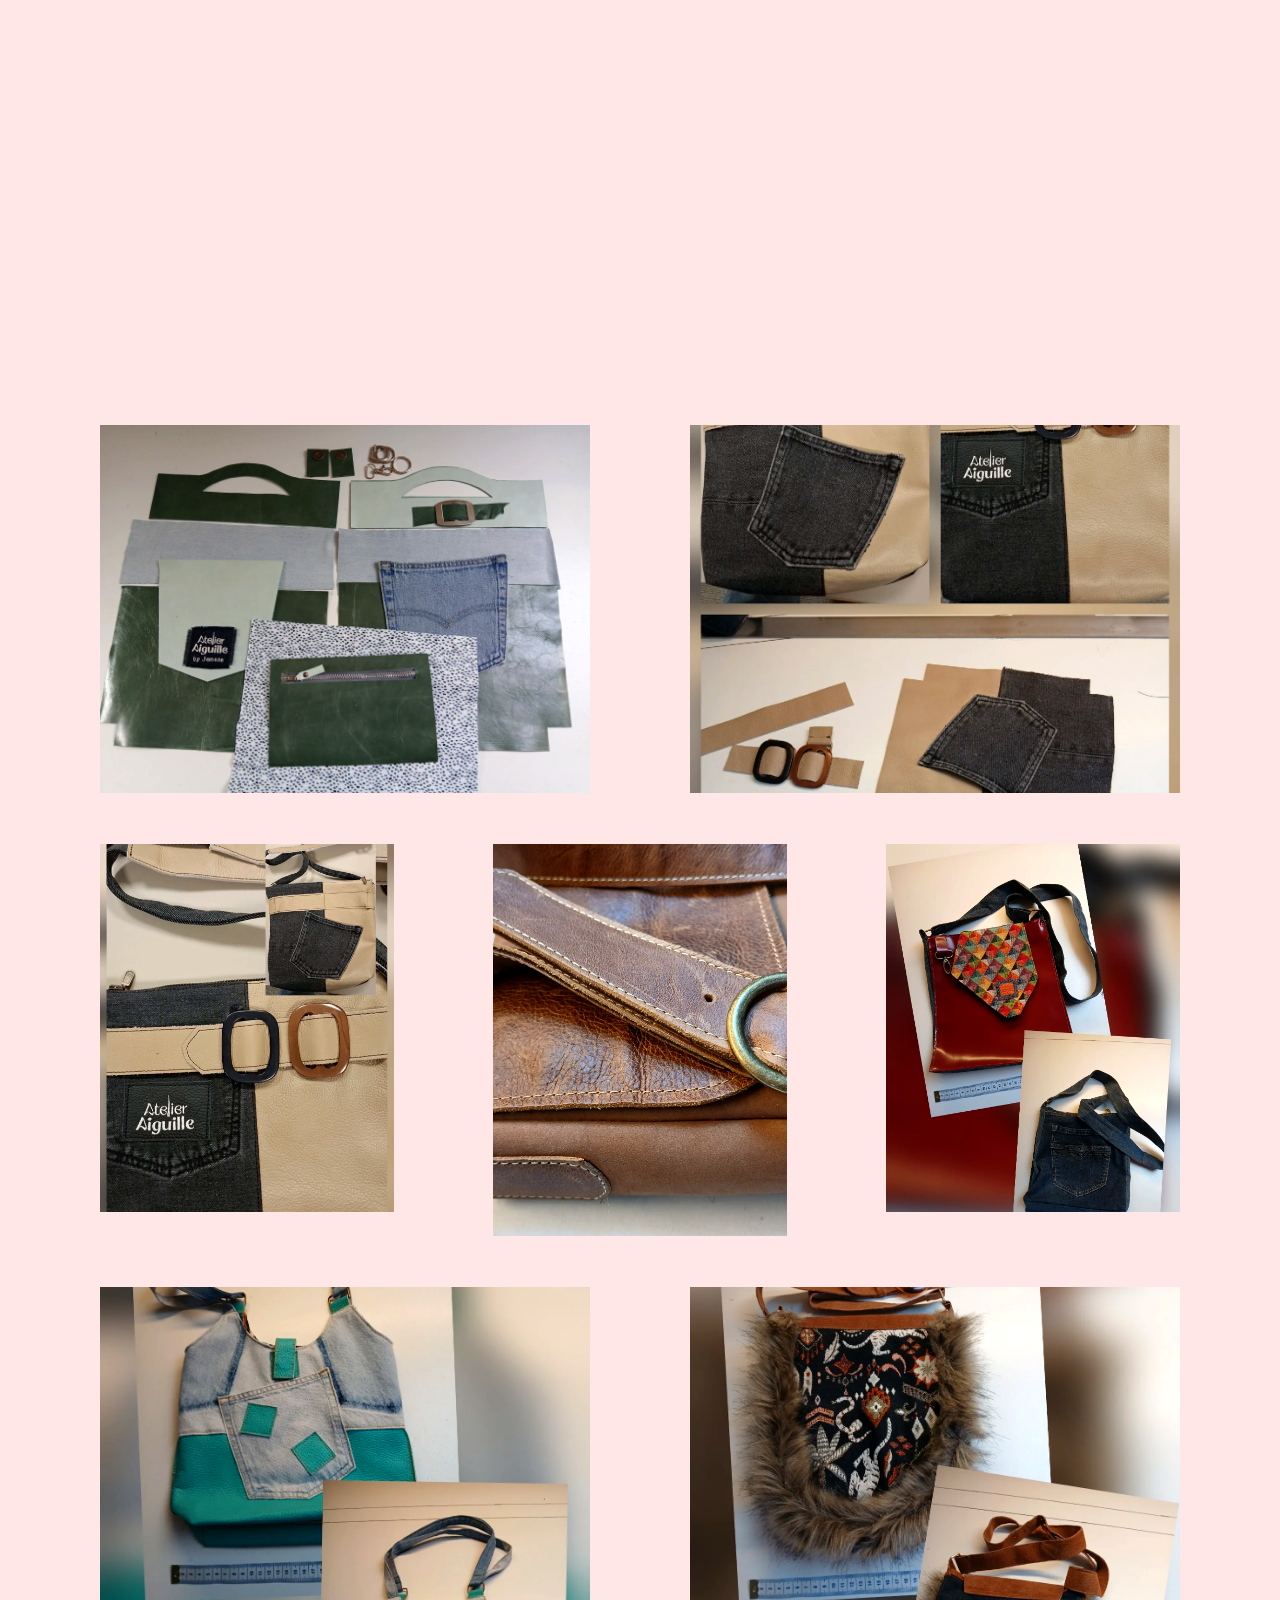
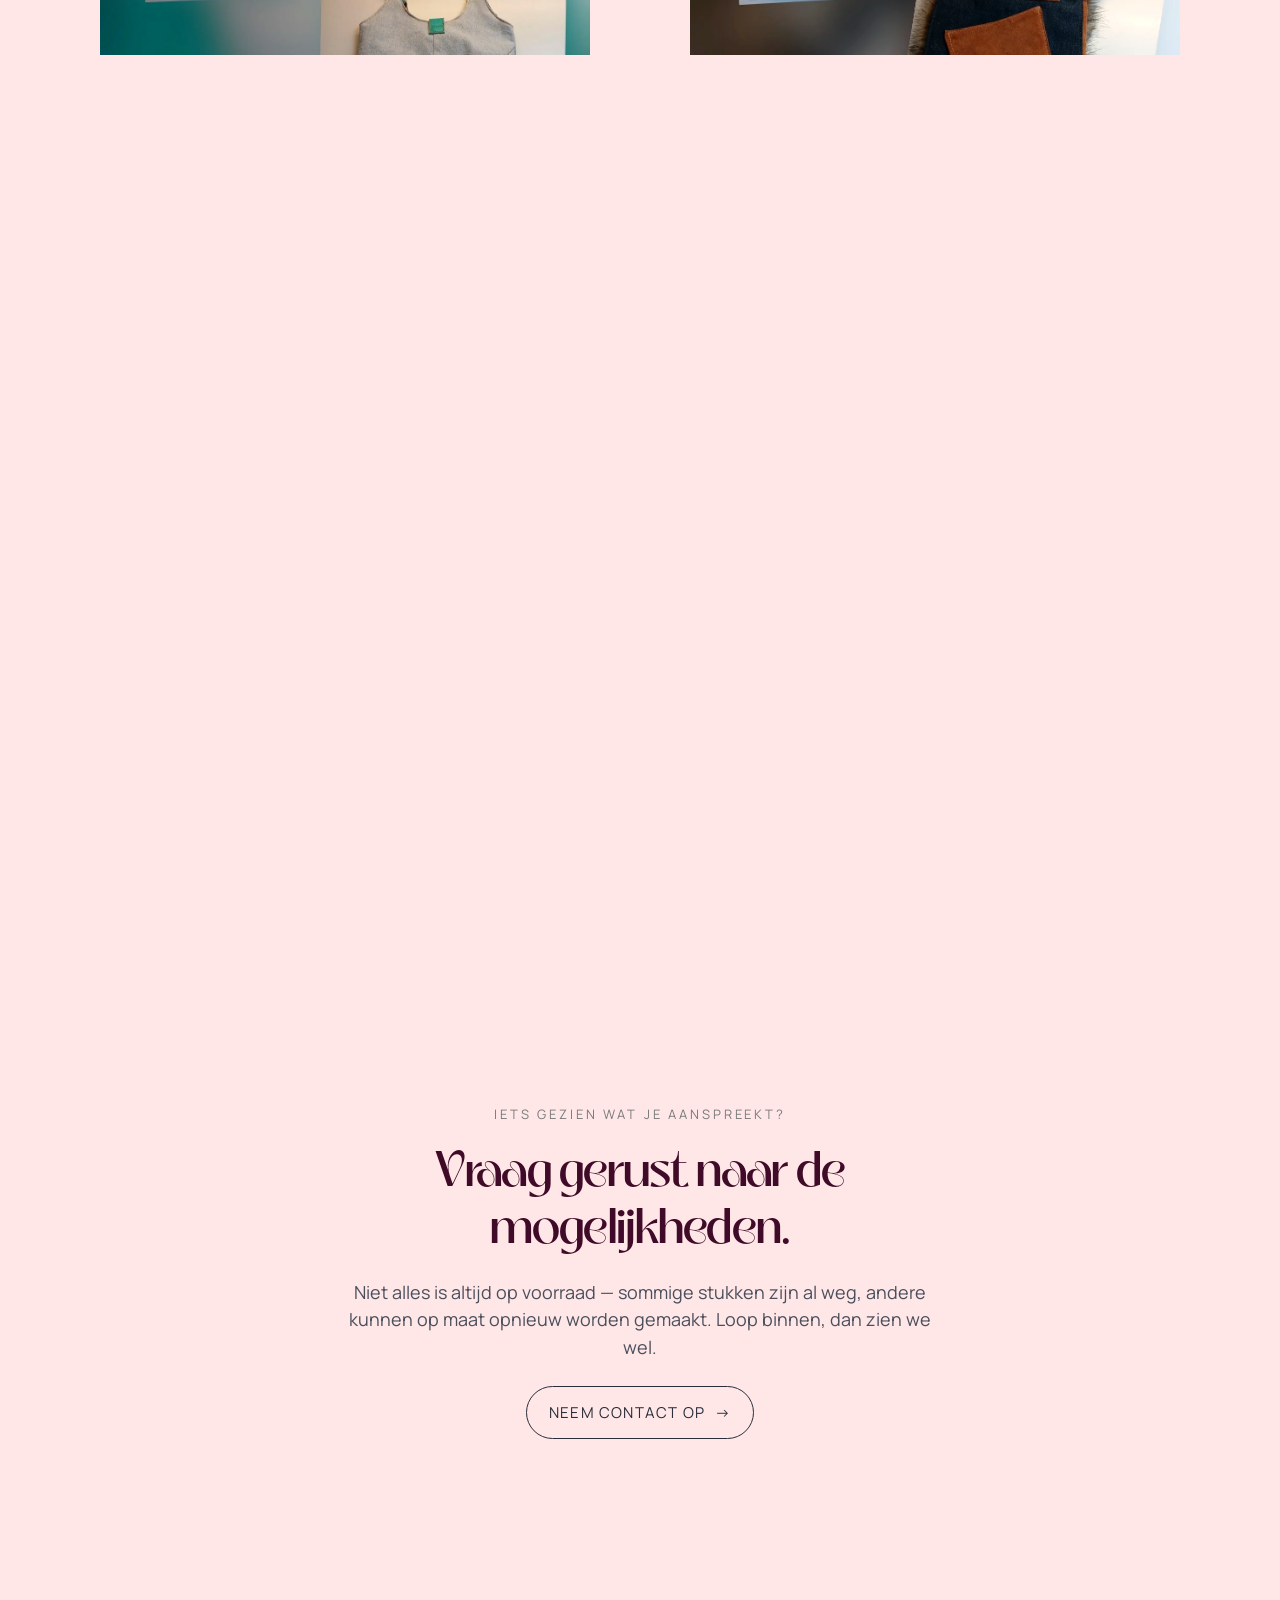
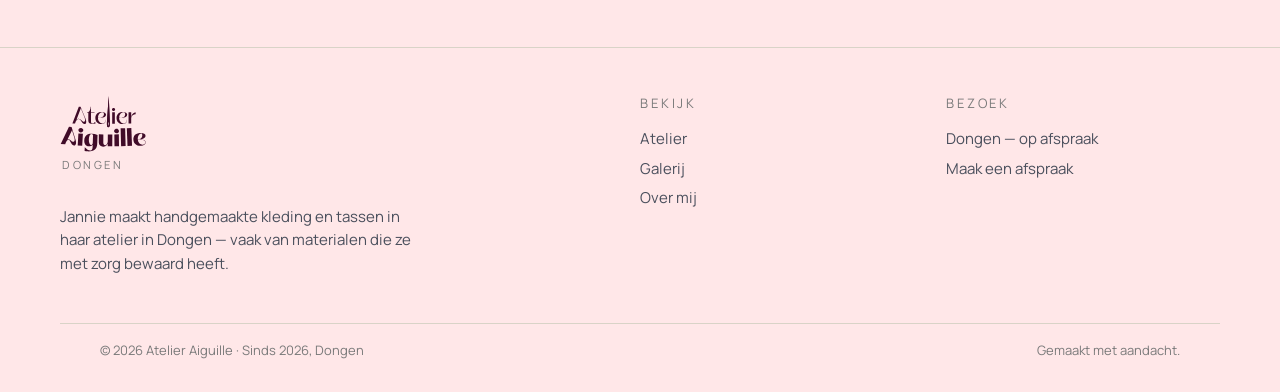
<file: galerij.html>
<!doctype html>
<html lang="nl">
<head>
  <meta charset="utf-8" />
  <meta name="viewport" content="width=device-width, initial-scale=1" />
  <title>Galerij — werk uit het atelier | Atelier Aiguille</title>
  <meta name="description" content="Een kijkje in de collectie handgemaakte tassen van Atelier Aiguille." />
  <link rel="icon" type="image/svg+xml" href="assets/img/favicon.svg" />
  <link rel="stylesheet" href="assets/css/main.css?v=2605152012" />
  <meta name="theme-color" content="#400B28" />
</head>
<body>
  <a class="skip-link" href="#main">Naar inhoud</a>

  <header class="site-header">
    <div class="container site-header__inner">
      <a href="index.html" class="brand" aria-label="Atelier Aiguille — naar home">
        <img class="brand__logo" src="assets/img/logo-wordmark.svg" alt="Atelier Aiguille" />
      </a>
      <nav class="nav" aria-label="Hoofdnavigatie">
        <button class="nav-toggle" type="button" aria-controls="primary-nav" aria-expanded="false">
          <span class="sr-only">Menu</span><span class="nav-toggle__bars" aria-hidden="true"></span>
        </button>
        <ul class="nav__list" id="primary-nav">
          <li><a class="nav__link" href="index.html">Home</a></li>
          <li><a class="nav__link" href="atelier.html">Atelier</a></li>
          <li><a class="nav__link" href="galerij.html">Galerij</a></li>
          <li><a class="nav__link" href="over.html">Over mij</a></li>
        </ul>
      </nav>
    </div>
  </header>

  <main id="main">
    <section class="container section">
      <div data-reveal>
        <span class="eyebrow">Galerij</span>
        <h1 class="nowrap">Werk uit het atelier.</h1>
        <p class="lead" style="max-width: 60ch">
          Een wisselende selectie handgemaakte tassen, vaak gemaakt
          van hergebruikte materialen. Klik een beeld aan voor een grotere weergave.
        </p>
      </div>
    </section>

    <section class="container section" style="padding-top:0">
      <div class="gallery">
        <figure class="gallery__item" data-reveal><img src="assets/img/fotos-website-40.webp" alt="Paarse handtas met lichte rand en bedrukte binnenvoering — collage" width="1125" height="2000" /></figure>
        <figure class="gallery__item" data-reveal><img src="assets/img/fotos-website-39.webp" alt="Bruine leren handtas met denim voorvak — collage" width="1125" height="2000" loading="lazy" /></figure>
        <figure class="gallery__item" data-reveal><img src="assets/img/fotos-website-38.webp" alt="Grijze handtas met rode ronde details en gekleurde voering — collage" width="1125" height="2000" loading="lazy" /></figure>
        <figure class="gallery__item" data-reveal><img src="assets/img/fotos-website-37.webp" alt="Handtas in rood, geel en groen leer met ronde details — collage" width="1125" height="2000" loading="lazy" /></figure>
        <figure class="gallery__item" data-reveal><img src="assets/img/fotos-website-36.webp" alt="Blauwe en denim handtas met roze en rode accenten — collage" width="1125" height="2000" loading="lazy" /></figure>
        <figure class="gallery__item" data-reveal><img src="assets/img/fotos-website-35.webp" alt="Blauwe handtas met schouderband — voor- en achterzijde" width="1125" height="2000" loading="lazy" /></figure>
        <figure class="gallery__item" data-reveal><img src="assets/img/fotos-website-34.webp" alt="Grijze schoudertas met lichtblauw accent — collage" width="1125" height="2000" loading="lazy" /></figure>
        <figure class="gallery__item" data-reveal><img src="assets/img/fotos-website-33.webp" alt="Blauwe en cognackleurige schoudertas met kleurrijke voering — collage" width="1125" height="2000" loading="lazy" /></figure>
        <figure class="gallery__item" data-reveal><img src="assets/img/fotos-website-32.webp" alt="Twee schoudertassen in paars, blauw en cognackleurig leer" width="2000" height="1500" loading="lazy" /></figure>
        <figure class="gallery__item" data-reveal><img src="assets/img/fotos-website-31.webp" alt="Roestbruine leren schoudertas met voering — collage" width="1125" height="2000" loading="lazy" /></figure>
        <figure class="gallery__item" data-reveal><img src="assets/img/fotos-website-30.webp" alt="Paarse en crèmekleurige schoudertas — voor-, achter- en binnenzijde" width="1125" height="2000" loading="lazy" /></figure>
        <figure class="gallery__item" data-reveal><img src="assets/img/fotos-website-29.webp" alt="Achterzijde van een grijze leren schoudertas" width="1500" height="2000" loading="lazy" /></figure>
        <figure class="gallery__item" data-reveal><img src="assets/img/fotos-website-28.webp" alt="Grijze leren schoudertas met een brede band en gesp" width="1500" height="2000" loading="lazy" /></figure>
        <figure class="gallery__item" data-reveal><img src="assets/img/fotos-website-27.webp" alt="Jannie aan het werk aan de snijtafel in haar atelier" width="2000" height="1500" loading="lazy" /></figure>
        <figure class="gallery__item" data-reveal><img src="assets/img/fotos-website-26.webp" alt="Denim schoudertas met bruin leer en bonte koeienhuid" width="1500" height="2000" loading="lazy" /></figure>
        <figure class="gallery__item" data-reveal><img src="assets/img/fotos-website-25.webp" alt="Detail van een rode tas met bedrukte voering" width="1500" height="2000" loading="lazy" /></figure>
        <figure class="gallery__item" data-reveal><img src="assets/img/fotos-website-24.webp" alt="Achterzijde van een rode schoudertas met denim vak" width="1500" height="2000" loading="lazy" /></figure>
        <figure class="gallery__item" data-reveal><img src="assets/img/fotos-website-23.webp" alt="Rode leren schoudertas met denim accenten" width="1500" height="2000" loading="lazy" /></figure>
        <figure class="gallery__item" data-reveal><img src="assets/img/fotos-website-22.webp" alt="Geknipte rode en denim stofdelen voor een nieuwe tas" width="1500" height="2000" loading="lazy" /></figure>
        <figure class="gallery__item" data-reveal><img src="assets/img/fotos-website-21.webp" alt="Detail van een gele gesp en het Atelier Aiguille-label" width="2000" height="1500" loading="lazy" /></figure>
        <figure class="gallery__item" data-reveal><img src="assets/img/fotos-website-20.webp" alt="Achterzijde van een schoudertas met denim vak en gele band" width="1500" height="2000" loading="lazy" /></figure>
        <figure class="gallery__item" data-reveal><img src="assets/img/fotos-website-19.webp" alt="Donkerblauwe en groene schoudertas met gele gesp" width="1500" height="2000" loading="lazy" /></figure>
        <figure class="gallery__item" data-reveal><img src="assets/img/fotos-website-18.webp" alt="Rode schoudertas met denim vak en bedrukte voering — collage" width="2000" height="2000" loading="lazy" /></figure>
        <figure class="gallery__item" data-reveal><img src="assets/img/fotos-website-17.webp" alt="Rode en denim onderdelen van een tas op de werktafel" width="2000" height="1500" loading="lazy" /></figure>
        <figure class="gallery__item" data-reveal><img src="assets/img/fotos-website-16.webp" alt="Jannie bij de KVK met haar handgemaakte tas" width="1500" height="2000" loading="lazy" /></figure>
        <figure class="gallery__item" data-reveal><img src="assets/img/fotos-website-15.webp" alt="De bedrukte binnenvoering van de blauwe handtas" width="2000" height="1500" loading="lazy" /></figure>
        <figure class="gallery__item" data-reveal><img src="assets/img/fotos-website-14.webp" alt="Donkerblauwe handtas met denim voorvak en rode rits" width="2000" height="1500" loading="lazy" /></figure>
        <figure class="gallery__item" data-reveal><img src="assets/img/fotos-website-13.webp" alt="Groene leren schoudertas — voor-, achter- en binnenzijde" width="1125" height="2000" loading="lazy" /></figure>
        <figure class="gallery__item" data-reveal><img src="assets/img/fotos-website-12.webp" alt="Groene handtas en bijpassende etuis met lichte en denim vlakken" width="2000" height="1500" loading="lazy" /></figure>
        <figure class="gallery__item" data-reveal><img src="assets/img/fotos-website-11.webp" alt="Crèmekleurige tas met denim — voor-, achter- en binnenzijde" width="1125" height="2000" loading="lazy" /></figure>
        <figure class="gallery__item" data-reveal><img src="assets/img/fotos-website-10.webp" alt="Crèmekleurige tas met denim vakken en grote gespen" width="1125" height="2000" loading="lazy" /></figure>
        <figure class="gallery__item" data-reveal><img src="assets/img/fotos-website-09.webp" alt="Detail van een bruine leren tas met ronde gesp" width="2000" height="1500" loading="lazy" /></figure>
        <figure class="gallery__item" data-reveal><img src="assets/img/fotos-website-08.webp" alt="Rode en zwarte schoudertassen met een kleurrijke voorzijde — collage" width="1125" height="2000" loading="lazy" /></figure>
        <figure class="gallery__item" data-reveal><img src="assets/img/fotos-website-07.webp" alt="Turquoise handtassen met denim — collage" width="1125" height="2000" loading="lazy" /></figure>
        <figure class="gallery__item" data-reveal><img src="assets/img/fotos-website-06.webp" alt="Bruine schoudertassen met denim en een dierenprint — collage" width="1125" height="2000" loading="lazy" /></figure>
        <figure class="gallery__item" data-reveal><img src="assets/img/fotos-website-05.webp" alt="Detail van een rode tas met kleurrijk driehoekpatroon" width="1500" height="2000" loading="lazy" /></figure>
        <figure class="gallery__item" data-reveal><img src="assets/img/fotos-website-04.webp" alt="Atelier Aiguille-logo op een bordeauxrode achtergrond" width="1920" height="1080" loading="lazy" /></figure>
        <figure class="gallery__item" data-reveal><img src="assets/img/fotos-website-03.webp" alt="Okergele handgemaakte rugtas, gedragen op de rug" width="1200" height="1600" loading="lazy" /></figure>
        <figure class="gallery__item" data-reveal><img src="assets/img/fotos-website-02.webp" alt="Een kijkje in de werkruimte van Atelier Aiguille" width="1125" height="2000" loading="lazy" /></figure>
        <figure class="gallery__item" data-reveal><img src="assets/img/fotos-website-01.webp" alt="Denim accessoires en kleine tassen met hergebruikte jeanszakken" width="1500" height="2000" loading="lazy" /></figure>
      </div>
    </section>

    <section class="container section--lg">
      <div style="text-align:center; max-width: 60ch; margin-inline:auto;" data-reveal>
        <span class="eyebrow">Iets gezien wat je aanspreekt?</span>
        <h2>Vraag gerust naar de mogelijkheden.</h2>
        <p class="lead" style="margin-inline:auto">
          Niet alles is altijd op voorraad — sommige stukken zijn al weg,
          andere kunnen op maat opnieuw worden gemaakt. Loop binnen,
          dan zien we wel.
        </p>
        <p style="margin-top: var(--space-4)">
          <a class="btn" href="over.html#contact">Neem contact op <span class="btn__arrow" aria-hidden="true">→</span></a>
        </p>
      </div>
    </section>
  </main>

  <footer class="site-footer">
    <div class="container">
      <div class="site-footer__inner">
        <div>
          <a href="index.html" class="footer__brand">
            <img class="footer__logo" src="assets/img/logo-wordmark.svg" alt="Atelier Aiguille" />
            <span class="footer__brand-sub">Dongen</span>
          </a>
          <p style="margin-top: var(--space-3); max-width: 40ch;">
            Jannie maakt handgemaakte kleding en tassen in haar atelier in Dongen — vaak van materialen die ze met zorg bewaard heeft.
          </p>
        </div>
        <div>
          <h4>Bekijk</h4>
          <ul>
            <li><a href="atelier.html">Atelier</a></li>
            <li><a href="galerij.html">Galerij</a></li>
            <li><a href="over.html">Over mij</a></li>
          </ul>
        </div>
        <div>
          <h4>Bezoek</h4>
          <ul>
            <li>Dongen — op afspraak</li>
            <li><a href="over.html#contact">Maak een afspraak</a></li>
          </ul>
        </div>
      </div>
      <div class="container site-footer__bottom">
        <span>© <span id="year"></span> Atelier Aiguille · Sinds 2026, Dongen</span>
        <span>Gemaakt met aandacht.</span>
      </div>
    </div>
  </footer>

  <div class="lightbox" aria-hidden="true">
    <button class="lightbox__close" type="button" aria-label="Sluiten">✕</button>
    <img class="lightbox__img" alt="" />
  </div>

  <script>document.getElementById("year").textContent = new Date().getFullYear();</script>
  <script src="assets/js/main.js?v=202605150700"></script>
</body>
</html>
</file>
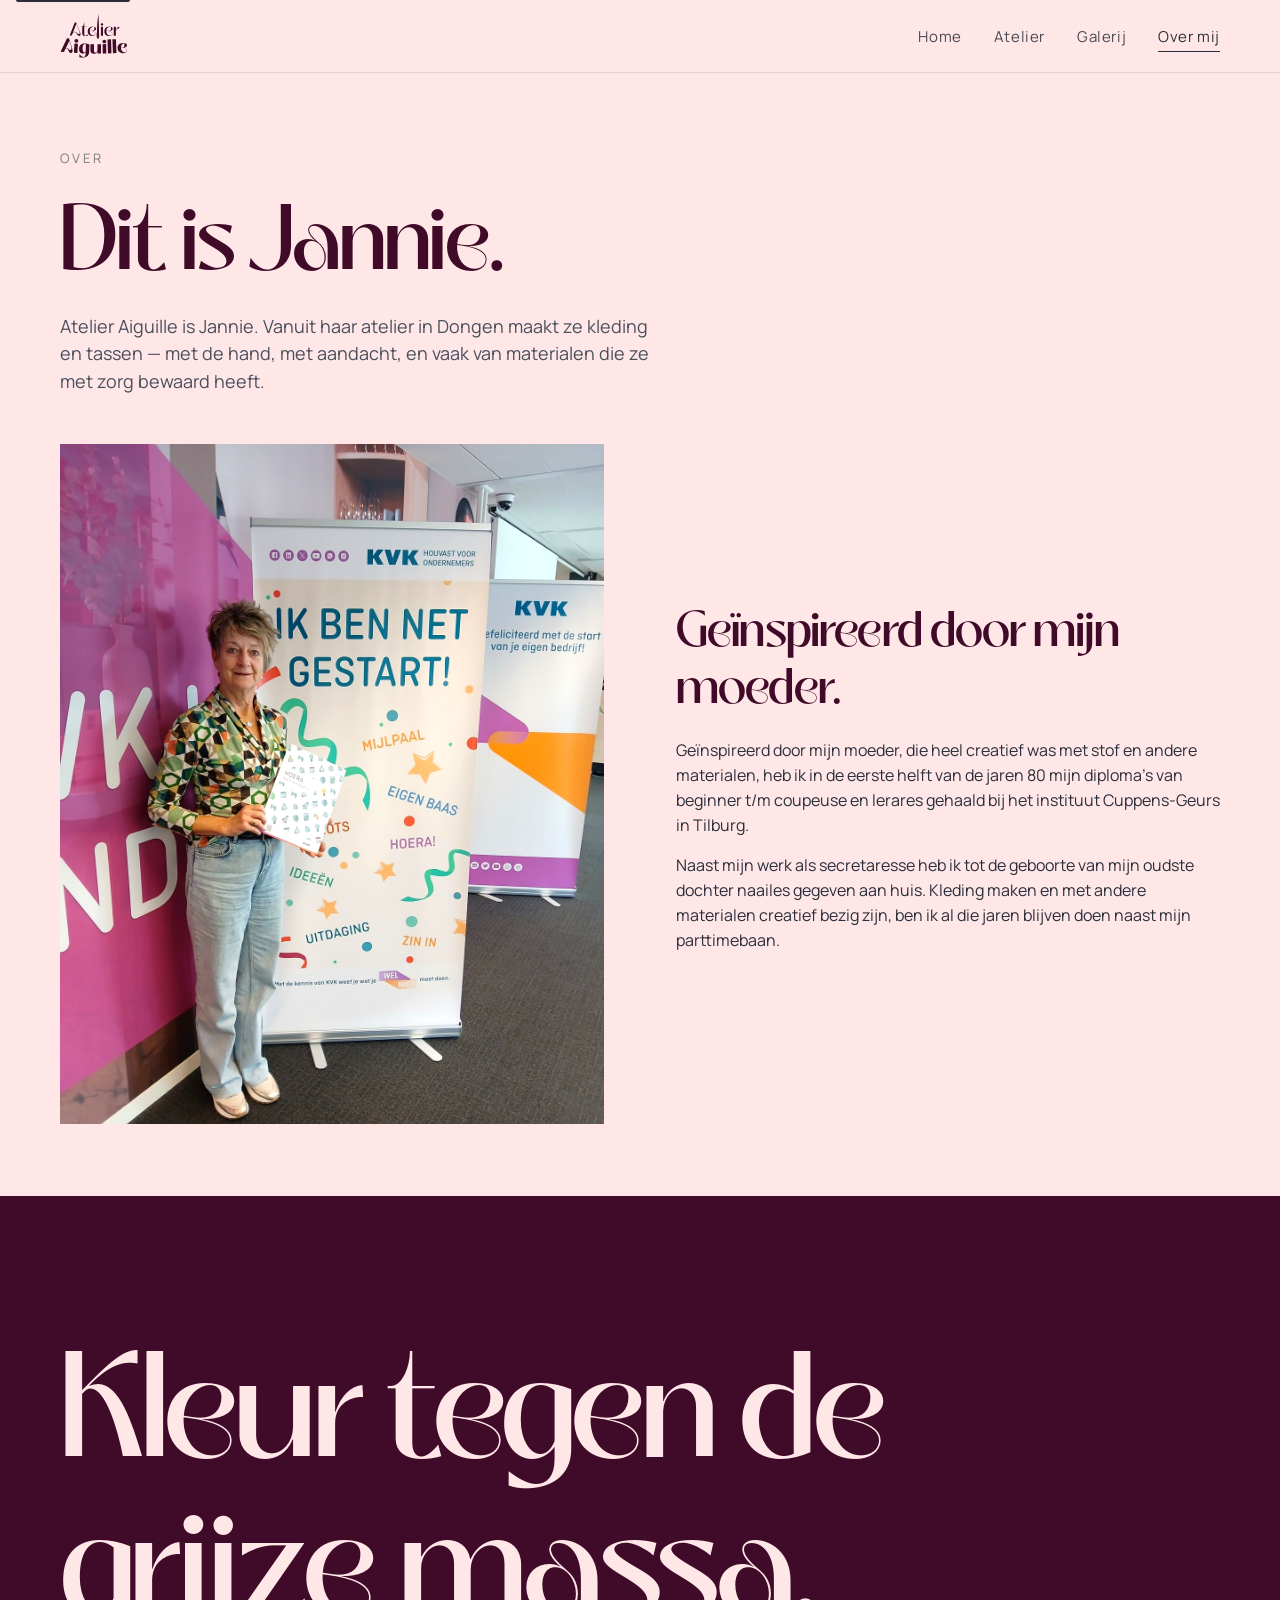
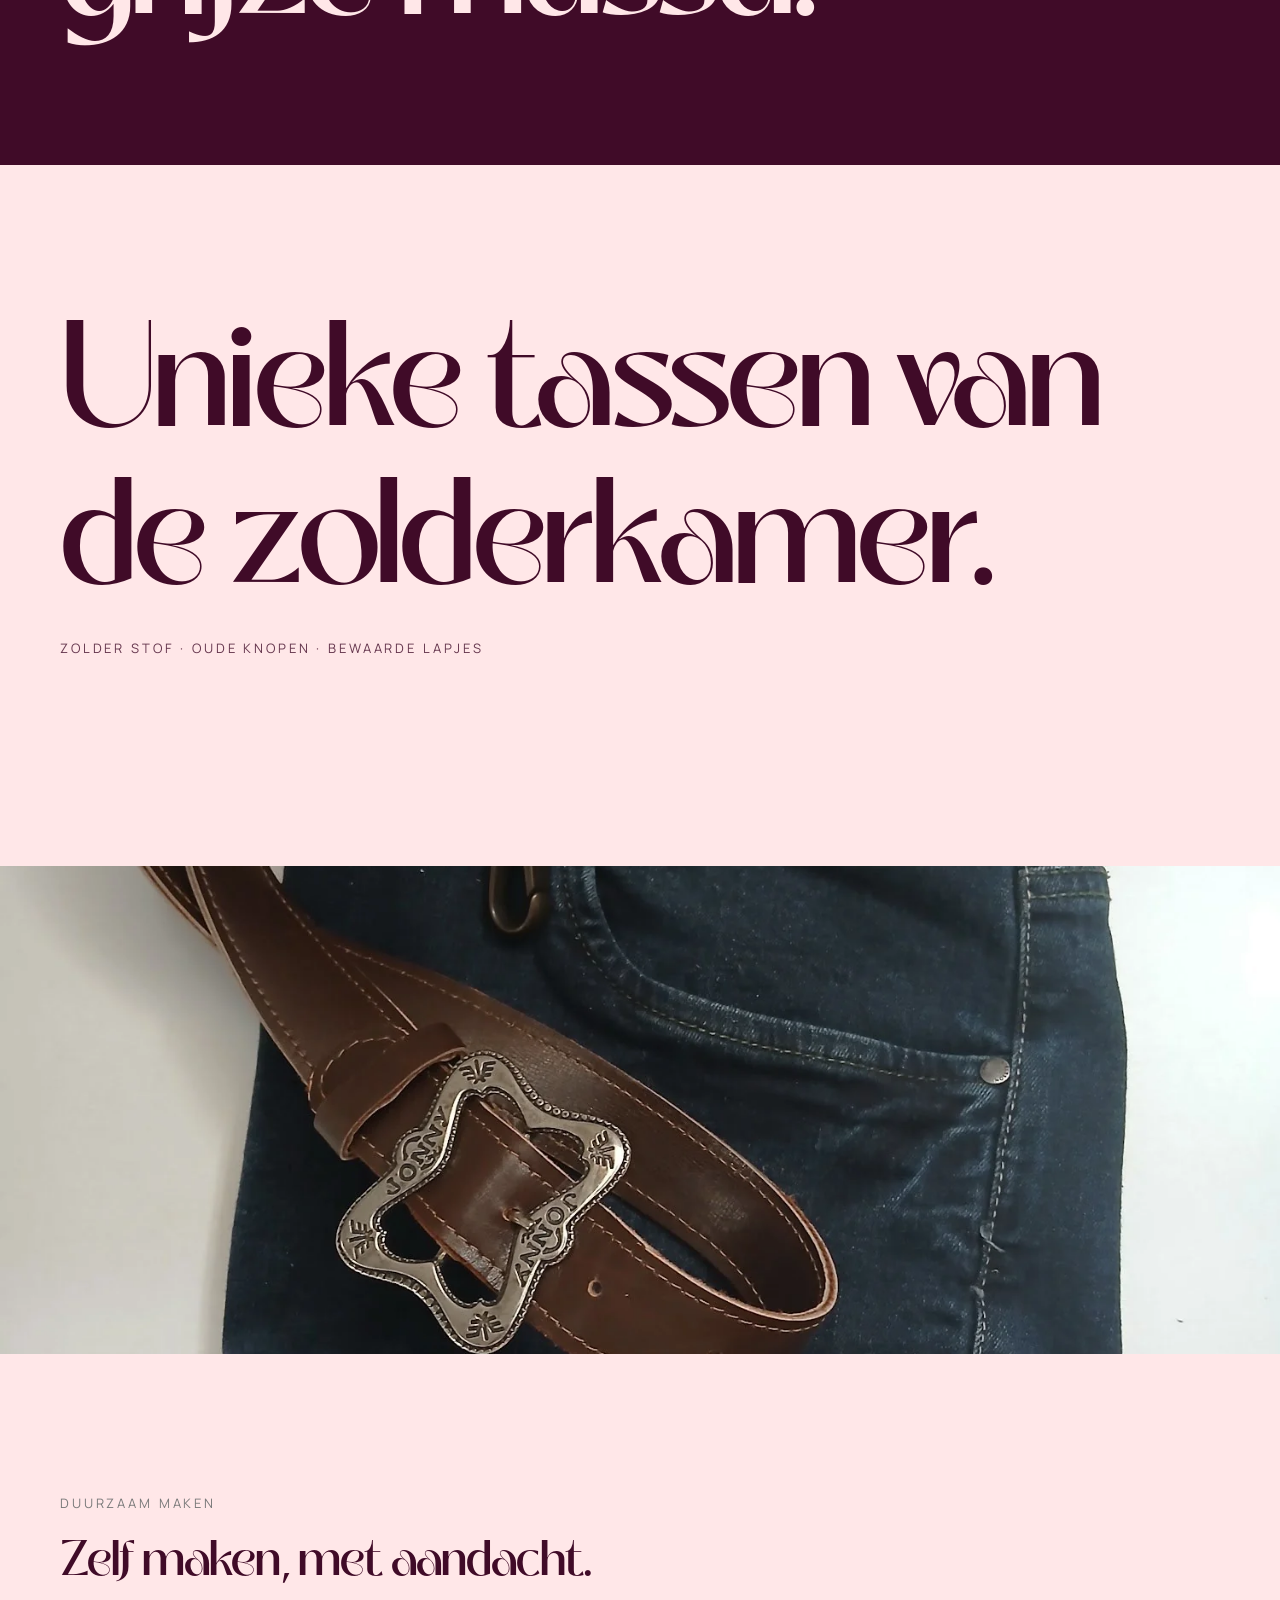
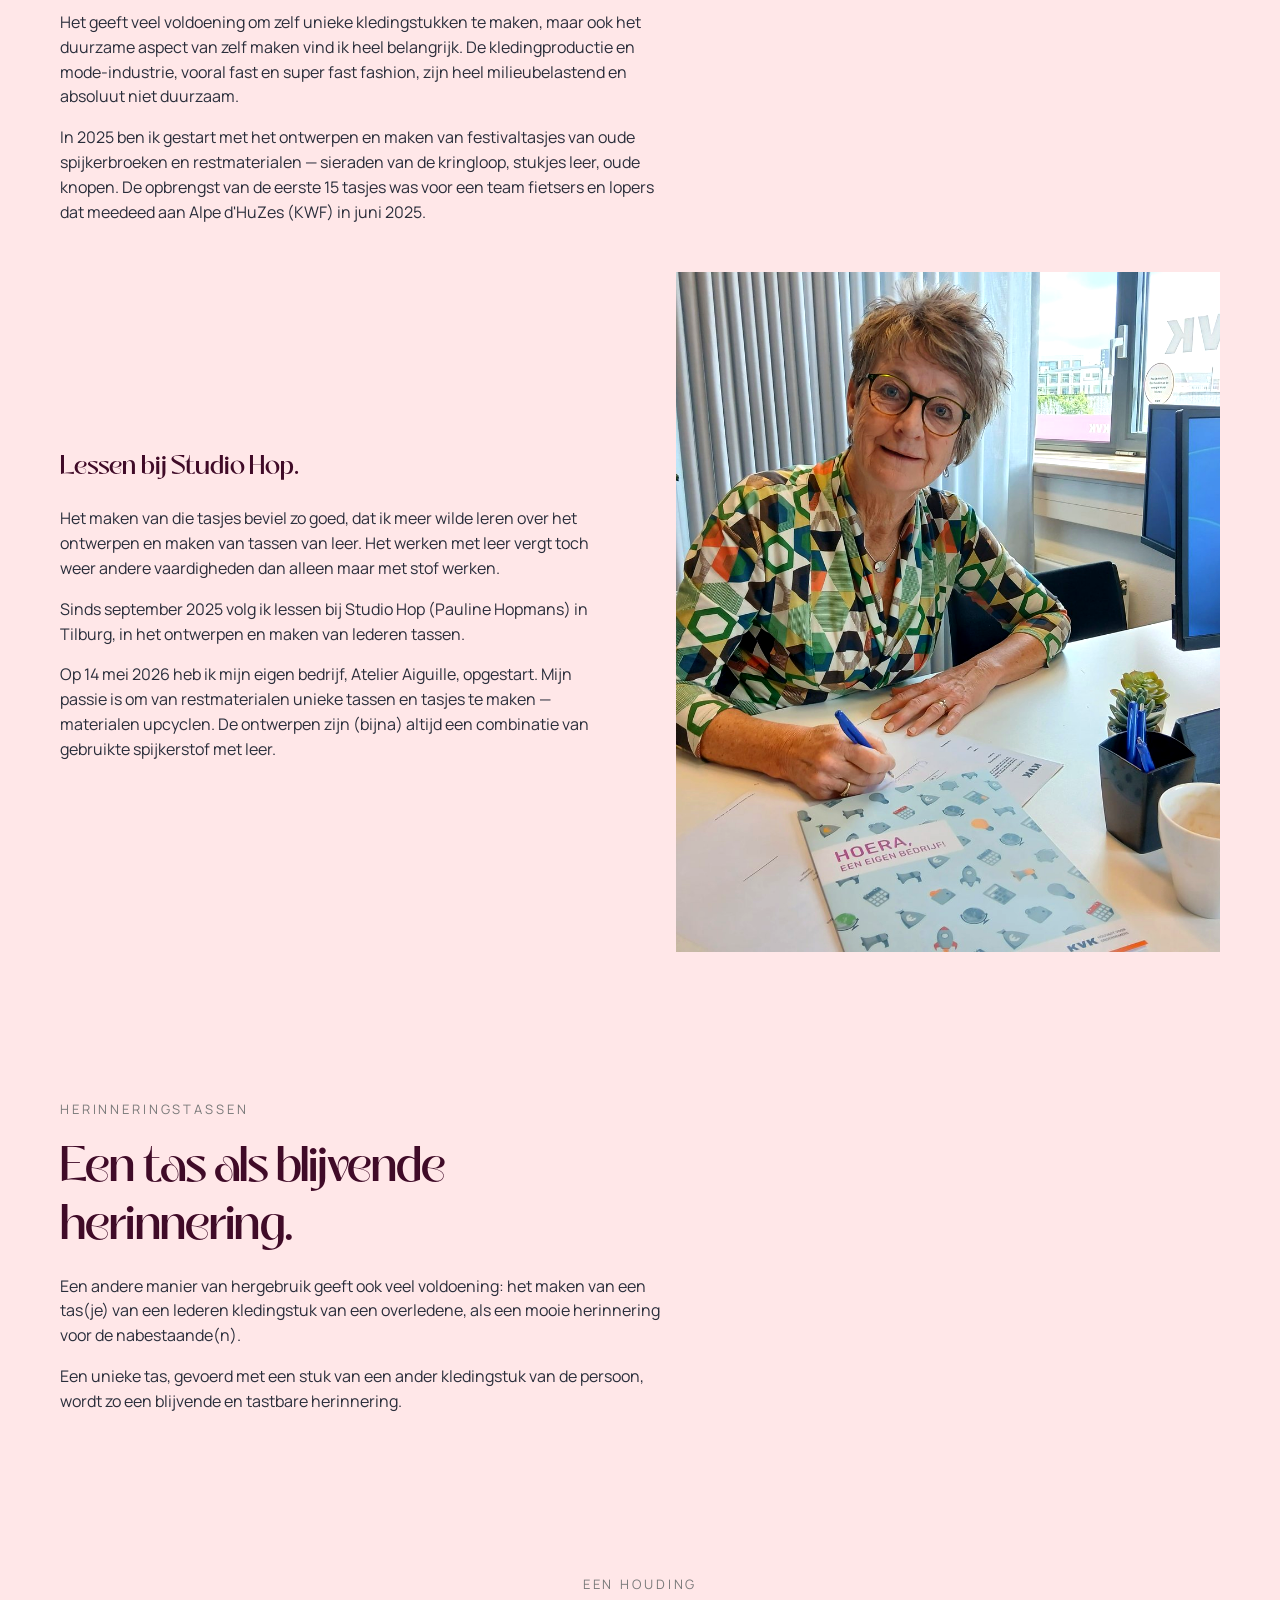
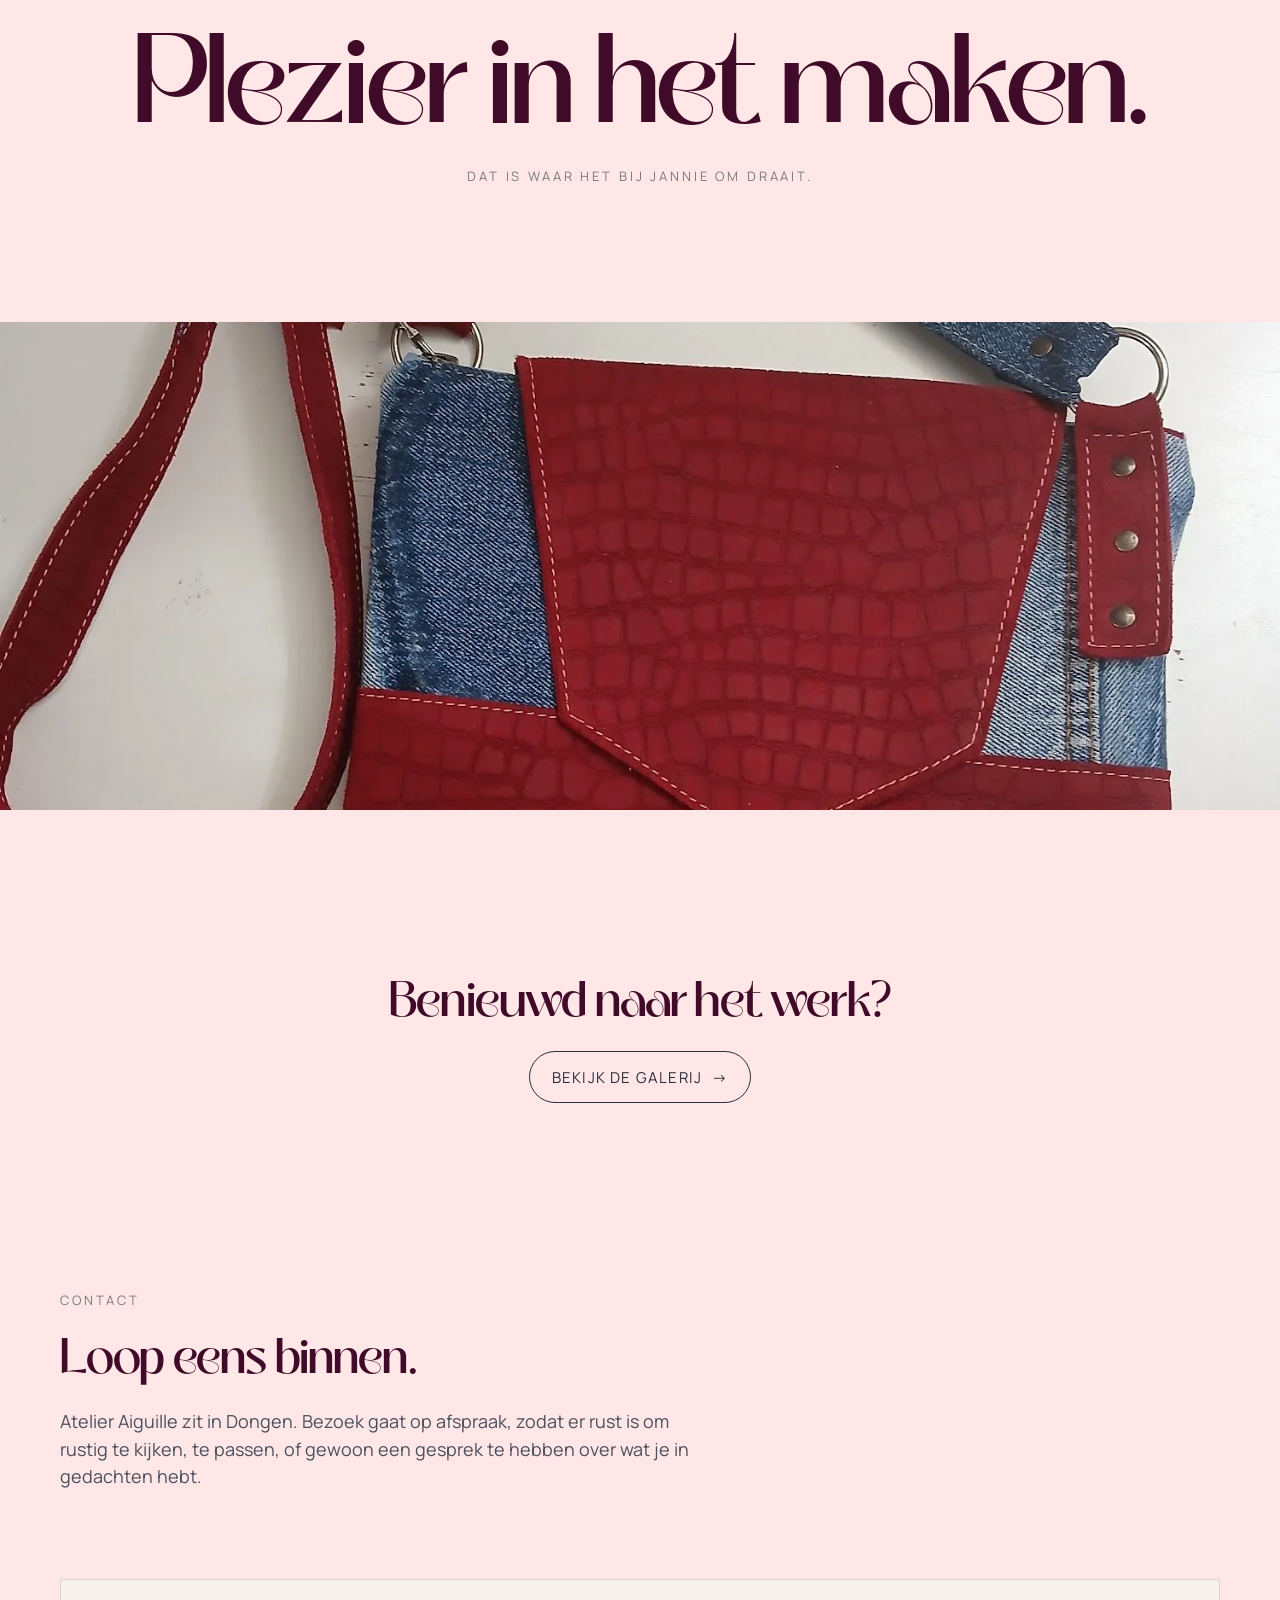
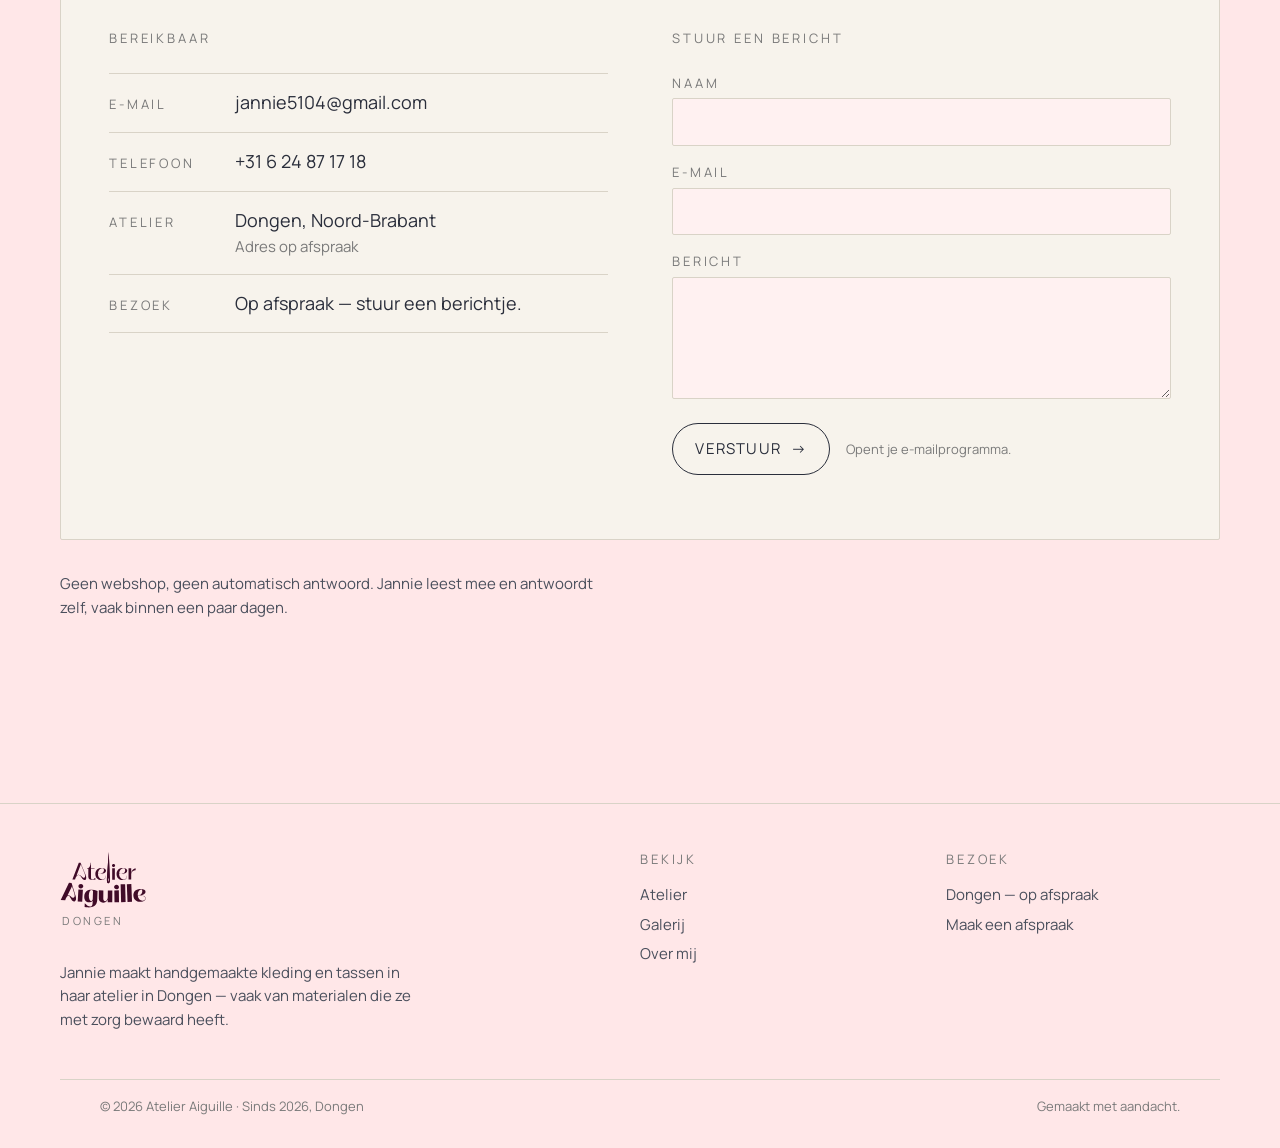
<file: over.html>
<!doctype html>
<html lang="nl">
<head>
  <meta charset="utf-8" />
  <meta name="viewport" content="width=device-width, initial-scale=1" />
  <title>Over mij — Atelier Aiguille</title>
  <meta name="description" content="Over Jannie, de maker achter Atelier Aiguille. Loop eens binnen of stuur een berichtje voor een afspraak in Dongen." />
  <link rel="icon" type="image/svg+xml" href="assets/img/favicon.svg" />
  <link rel="stylesheet" href="assets/css/main.css?v=2605152012" />
  <meta name="theme-color" content="#400B28" />
</head>
<body>
  <a class="skip-link" href="#main">Naar inhoud</a>

  <header class="site-header">
    <div class="container site-header__inner">
      <a href="index.html" class="brand" aria-label="Atelier Aiguille — naar home">
        <img class="brand__logo" src="assets/img/logo-wordmark.svg" alt="Atelier Aiguille" />
      </a>
      <nav class="nav" aria-label="Hoofdnavigatie">
        <button class="nav-toggle" type="button" aria-controls="primary-nav" aria-expanded="false">
          <span class="sr-only">Menu</span><span class="nav-toggle__bars" aria-hidden="true"></span>
        </button>
        <ul class="nav__list" id="primary-nav">
          <li><a class="nav__link" href="index.html">Home</a></li>
          <li><a class="nav__link" href="atelier.html">Atelier</a></li>
          <li><a class="nav__link" href="galerij.html">Galerij</a></li>
          <li><a class="nav__link" href="over.html">Over mij</a></li>
        </ul>
      </nav>
    </div>
  </header>

  <main id="main">
    <section class="container section">
      <div style="max-width: 60ch" data-reveal>
        <span class="eyebrow">Over</span>
        <h1>Dit is Jannie.</h1>
        <p class="lead">
          Atelier Aiguille is Jannie. Vanuit haar atelier in Dongen
          maakt ze kleding en tassen — met de hand, met aandacht, en
          vaak van materialen die ze met zorg bewaard heeft.
        </p>
      </div>

      <div class="split" style="margin-top: var(--space-6)">
        <div class="split__media" data-reveal>
          <img src="assets/img/jannie-banner.jpg" alt="Jannie bij KVK — net gestart" loading="lazy" />
        </div>
        <div data-reveal>
          <h2>Geïnspireerd door mijn moeder.</h2>
          <p>
            Geïnspireerd door mijn moeder, die heel creatief was met
            stof en andere materialen, heb ik in de eerste helft van
            de jaren 80 mijn diploma's van beginner t/m coupeuse en
            lerares gehaald bij het instituut Cuppens-Geurs in Tilburg.
          </p>
          <p>
            Naast mijn werk als secretaresse heb ik tot de geboorte
            van mijn oudste dochter naailes gegeven aan huis. Kleding
            maken en met andere materialen creatief bezig zijn, ben ik
            al die jaren blijven doen naast mijn parttimebaan.
          </p>
        </div>
      </div>
    </section>

    <section class="inverse">
      <div class="container claim">
        <h2 class="claim__title" data-reveal>Kleur tegen de grijze massa.</h2>
      </div>
    </section>

    <section class="inverse inverse--blush">
      <div class="container claim">
        <h2 class="claim__title" data-reveal>Unieke tassen van de zolderkamer.</h2>
        <p class="claim__sub">Zolder stof · oude knopen · bewaarde lapjes</p>
      </div>
    </section>

    <figure class="feature-image" data-reveal>
      <img src="assets/img/fotos-website-26.webp" alt="Denim schoudertas met bruin leer en bonte koeienhuid" width="1500" height="2000" loading="lazy" />
    </figure>

    <section class="container section">
      <div style="max-width: 60ch" data-reveal>
        <span class="eyebrow">Duurzaam maken</span>
        <h2>Zelf maken, met aandacht.</h2>
        <p>
          Het geeft veel voldoening om zelf unieke kledingstukken te
          maken, maar ook het duurzame aspect van zelf maken vind ik
          heel belangrijk. De kledingproductie en mode-industrie,
          vooral fast en super fast fashion, zijn heel milieubelastend
          en absoluut niet duurzaam.
        </p>
        <p>
          In 2025 ben ik gestart met het ontwerpen en maken van
          festivaltasjes van oude spijkerbroeken en restmaterialen —
          sieraden van de kringloop, stukjes leer, oude knopen. De
          opbrengst van de eerste 15 tasjes was voor een team fietsers
          en lopers dat meedeed aan Alpe d'HuZes (KWF) in juni 2025.
        </p>
      </div>

      <div class="split" style="margin-top: var(--space-6)">
        <div data-reveal>
          <h3>Lessen bij Studio Hop.</h3>
          <p>
            Het maken van die tasjes beviel zo goed, dat ik meer
            wilde leren over het ontwerpen en maken van tassen van
            leer. Het werken met leer vergt toch weer andere
            vaardigheden dan alleen maar met stof werken.
          </p>
          <p>
            Sinds september 2025 volg ik lessen bij
            <a href="https://www.studiohop.nl" target="_blank" rel="noopener">Studio Hop</a>
            (Pauline Hopmans) in Tilburg, in het ontwerpen en maken
            van lederen tassen.
          </p>
          <p>
            Op 14 mei 2026 heb ik mijn eigen bedrijf, Atelier
            Aiguille, opgestart. Mijn passie is om van restmaterialen
            unieke tassen en tasjes te maken — materialen upcyclen.
            De ontwerpen zijn (bijna) altijd een combinatie van
            gebruikte spijkerstof met leer.
          </p>
        </div>
        <div class="split__media" data-reveal>
          <img src="assets/img/jannie-desk.jpg" alt="Jannie tekent in bij de KVK" loading="lazy" />
        </div>
      </div>
    </section>

    <section class="container section">
      <div style="max-width: 60ch" data-reveal>
        <span class="eyebrow">Herinneringstassen</span>
        <h2>Een tas als blijvende herinnering.</h2>
        <p>
          Een andere manier van hergebruik geeft ook veel voldoening:
          het maken van een tas(je) van een lederen kledingstuk van
          een overledene, als een mooie herinnering voor de
          nabestaande(n).
        </p>
        <p>
          Een unieke tas, gevoerd met een stuk van een ander
          kledingstuk van de persoon, wordt zo een blijvende en
          tastbare herinnering.
        </p>
      </div>
    </section>

    <section class="container statement statement--center">
      <p class="eyebrow" style="text-align:center; display:block;">Een houding</p>
      <p class="statement__quote" data-reveal>Plezier in het maken.</p>
      <p class="statement__attr">Dat is waar het bij Jannie om draait.</p>
    </section>

    <figure class="feature-image" data-reveal>
      <img src="assets/img/fotos-website-23.webp" alt="Rode leren schoudertas met denim accenten" width="1500" height="2000" loading="lazy" />
    </figure>

    <section class="container section--lg">
      <div style="text-align:center; max-width: 60ch; margin-inline:auto;" data-reveal>
        <h2>Benieuwd naar het werk?</h2>
        <p style="margin-top: var(--space-4)">
          <a class="btn" href="galerij.html">Bekijk de galerij <span class="btn__arrow" aria-hidden="true">→</span></a>
        </p>
      </div>
    </section>

    <section id="contact" class="container section">
      <div data-reveal>
        <span class="eyebrow">Contact</span>
        <h2 class="nowrap">Loop eens binnen.</h2>
        <p class="lead" style="max-width: 60ch">
          Atelier Aiguille zit in Dongen. Bezoek gaat op afspraak, zodat
          er rust is om rustig te kijken, te passen, of gewoon een
          gesprek te hebben over wat je in gedachten hebt.
        </p>
      </div>
    </section>

    <section class="container section" style="padding-top:0">
      <div class="contact-card" data-reveal>
        <div class="contact-card__col">
          <span class="eyebrow">Bereikbaar</span>
          <ul class="contact-rows">
            <li>
              <span class="contact-rows__label">E-mail</span>
              <a class="contact-rows__value" href="mailto:jannie5104@gmail.com">jannie5104@gmail.com</a>
            </li>
            <li>
              <span class="contact-rows__label">Telefoon</span>
              <a class="contact-rows__value" href="tel:+31624871718">+31 6 24 87 17 18</a>
            </li>
            <li>
              <span class="contact-rows__label">Atelier</span>
              <span class="contact-rows__value">Dongen, Noord-Brabant<br/><span style="color: var(--color-muted); font-size: var(--fs-sm)">Adres op afspraak</span></span>
            </li>
            <li>
              <span class="contact-rows__label">Bezoek</span>
              <span class="contact-rows__value">Op afspraak — stuur een berichtje.</span>
            </li>
          </ul>
        </div>

        <div class="contact-card__col">
          <span class="eyebrow">Stuur een bericht</span>
          <form class="contact-form" action="mailto:jannie5104@gmail.com" method="post" enctype="text/plain">
            <div class="field">
              <label for="name">Naam</label>
              <input id="name" name="naam" type="text" autocomplete="name" required />
            </div>
            <div class="field">
              <label for="email">E-mail</label>
              <input id="email" name="email" type="email" autocomplete="email" required />
            </div>
            <div class="field">
              <label for="message">Bericht</label>
              <textarea id="message" name="bericht" rows="4" required></textarea>
            </div>
            <p style="margin-top: var(--space-4); display:flex; gap: var(--space-3); align-items:center; flex-wrap: wrap;">
              <button class="btn" type="submit">Verstuur <span class="btn__arrow" aria-hidden="true">→</span></button>
              <span style="font-size: var(--fs-xs); color: var(--color-muted);">Opent je e-mailprogramma.</span>
            </p>
          </form>
        </div>
      </div>

      <p class="contact-note" data-reveal>
        Geen webshop, geen automatisch antwoord. Jannie leest mee en antwoordt zelf, vaak binnen een paar dagen.
      </p>
    </section>
  </main>

  <footer class="site-footer">
    <div class="container">
      <div class="site-footer__inner">
        <div>
          <a href="index.html" class="footer__brand">
            <img class="footer__logo" src="assets/img/logo-wordmark.svg" alt="Atelier Aiguille" />
            <span class="footer__brand-sub">Dongen</span>
          </a>
          <p style="margin-top: var(--space-3); max-width: 40ch;">
            Jannie maakt handgemaakte kleding en tassen in haar atelier in Dongen — vaak van materialen die ze met zorg bewaard heeft.
          </p>
        </div>
        <div>
          <h4>Bekijk</h4>
          <ul>
            <li><a href="atelier.html">Atelier</a></li>
            <li><a href="galerij.html">Galerij</a></li>
            <li><a href="over.html">Over mij</a></li>
          </ul>
        </div>
        <div>
          <h4>Bezoek</h4>
          <ul>
            <li>Dongen — op afspraak</li>
            <li><a href="over.html#contact">Maak een afspraak</a></li>
          </ul>
        </div>
      </div>
      <div class="container site-footer__bottom">
        <span>© <span id="year"></span> Atelier Aiguille · Sinds 2026, Dongen</span>
        <span>Gemaakt met aandacht.</span>
      </div>
    </div>
  </footer>

  <div class="lightbox" aria-hidden="true">
    <button class="lightbox__close" type="button" aria-label="Sluiten">✕</button>
    <img class="lightbox__img" alt="" />
  </div>

  <script>document.getElementById("year").textContent = new Date().getFullYear();</script>
  <script src="assets/js/main.js?v=202605150700"></script>
</body>
</html>
</file>
<file: assets/css/main.css>
@import url("https://fonts.googleapis.com/css2?family=Manrope:wght@300;400;500;600;700&display=swap");
@import "./fonts.css?v=2605152012";
@import "./tokens.css?v=2605152012";
@import "./base.css?v=2605152012";
@import "./components.css?v=2605152012";
</file>
